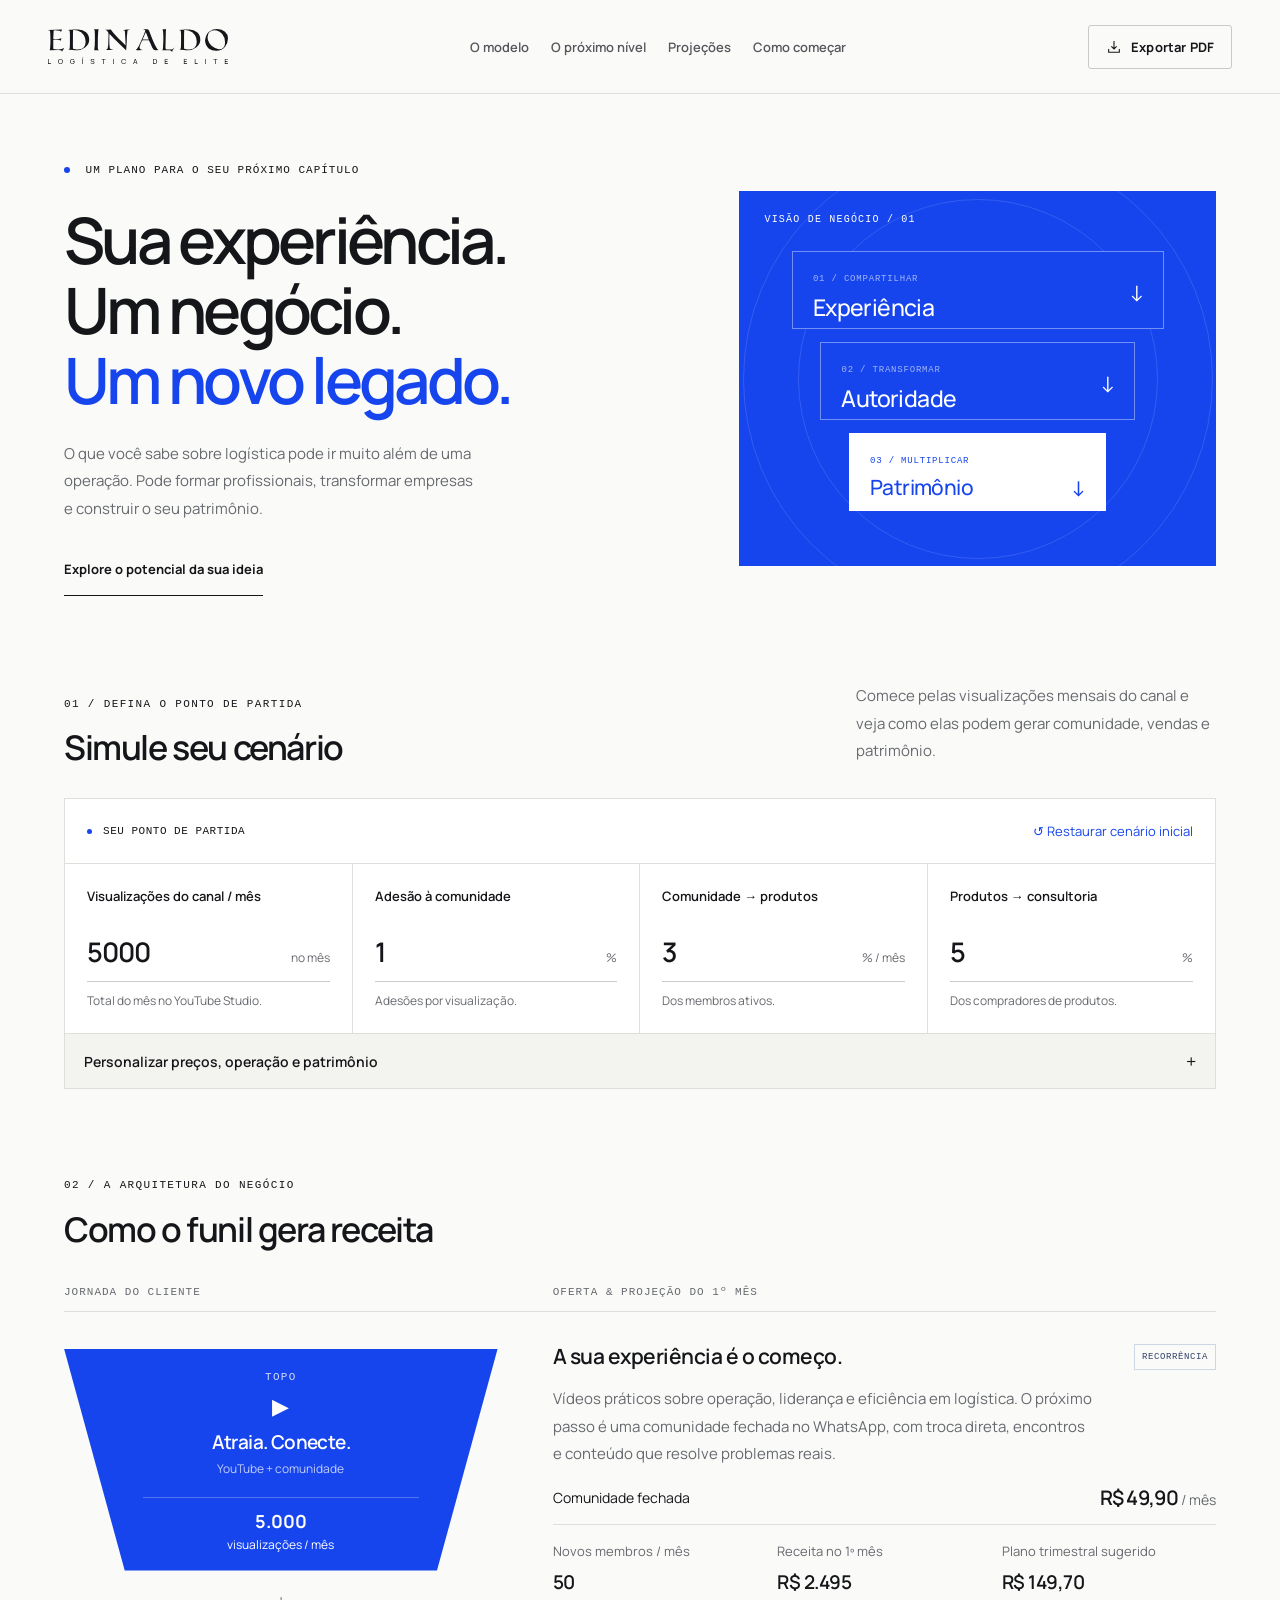
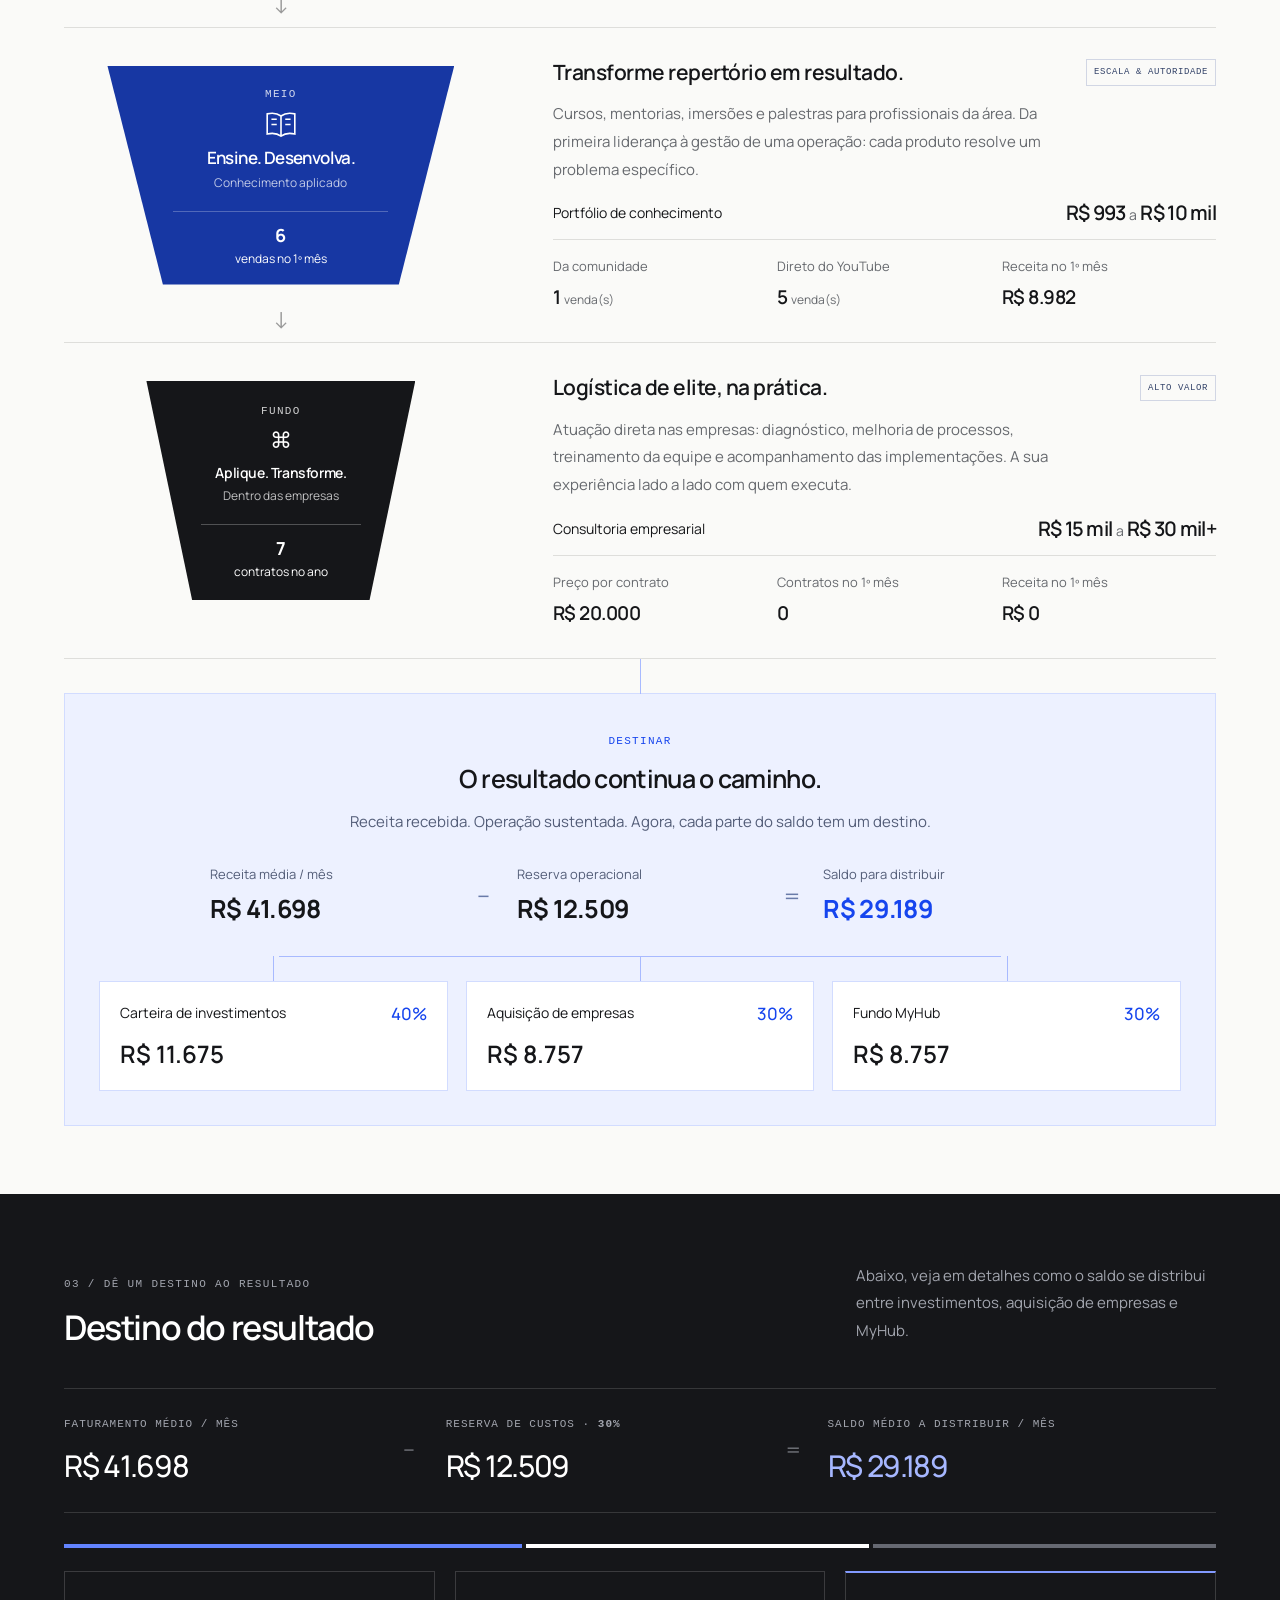
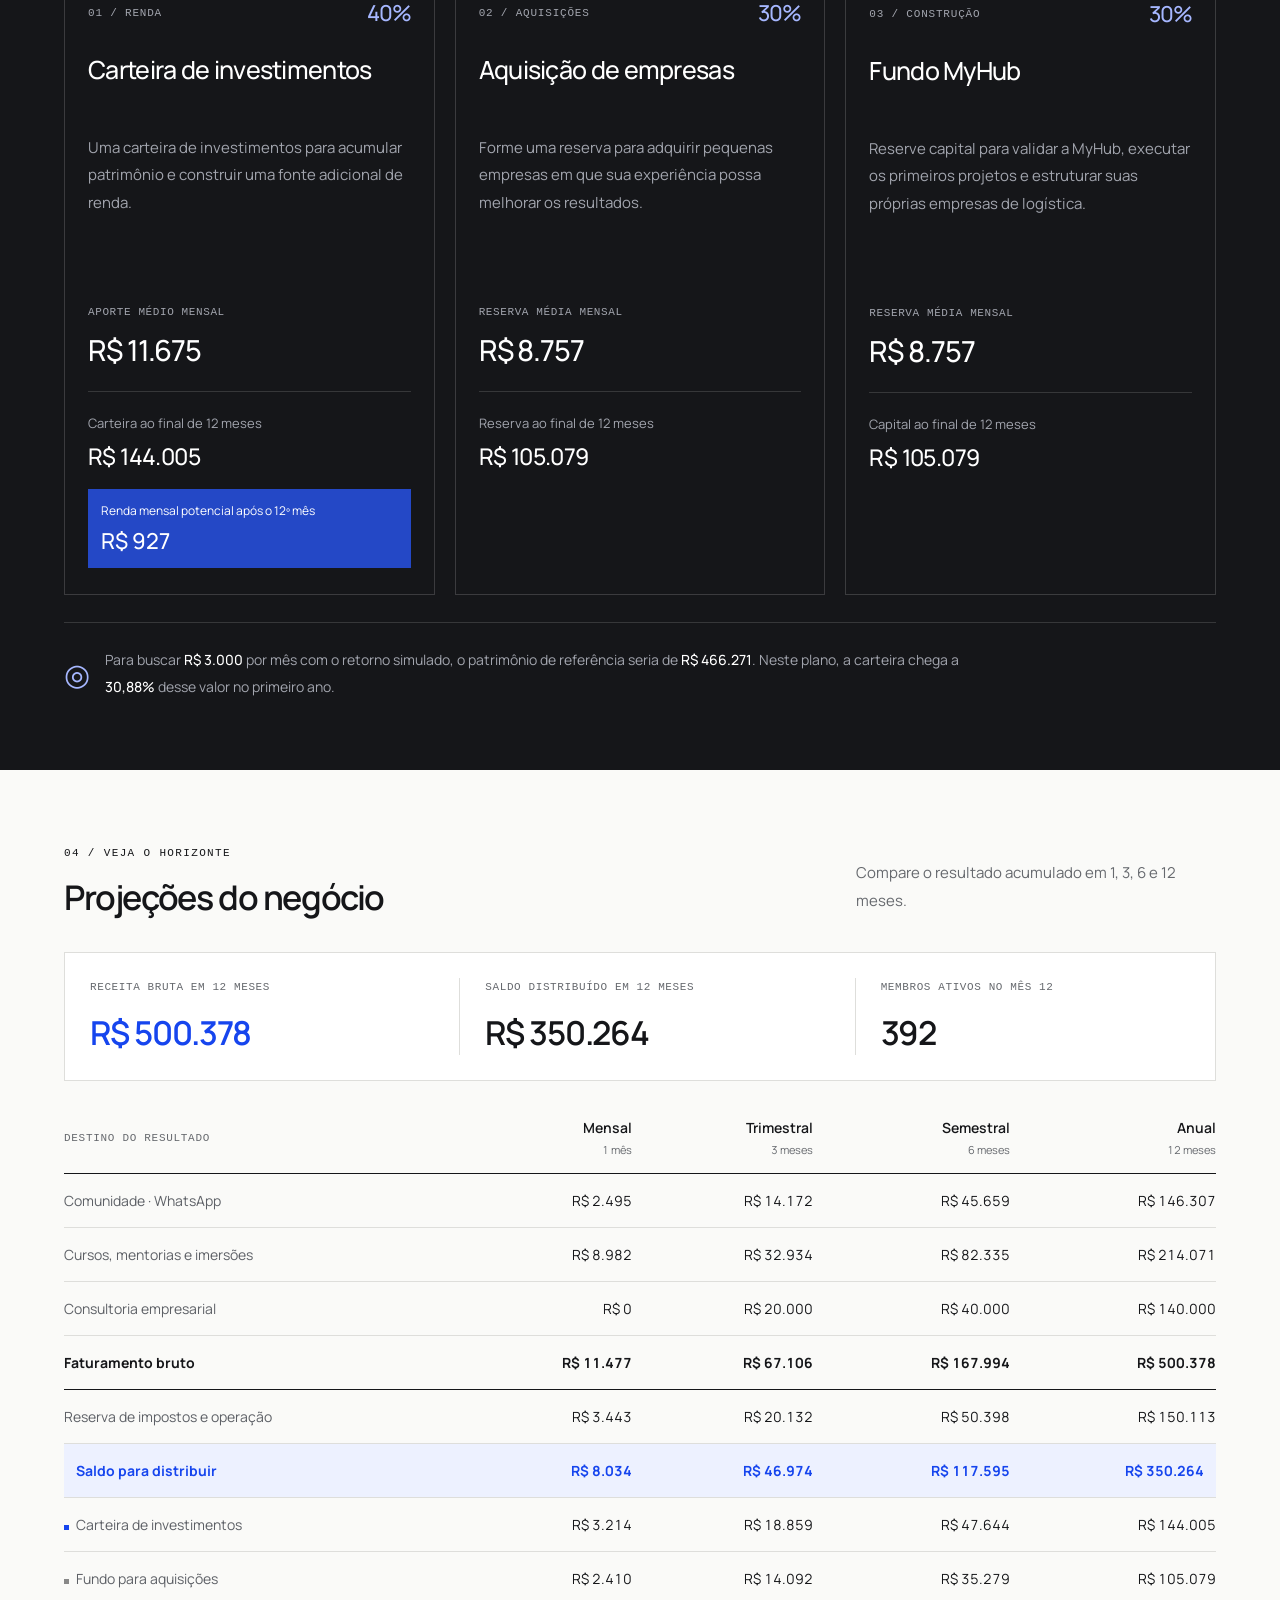
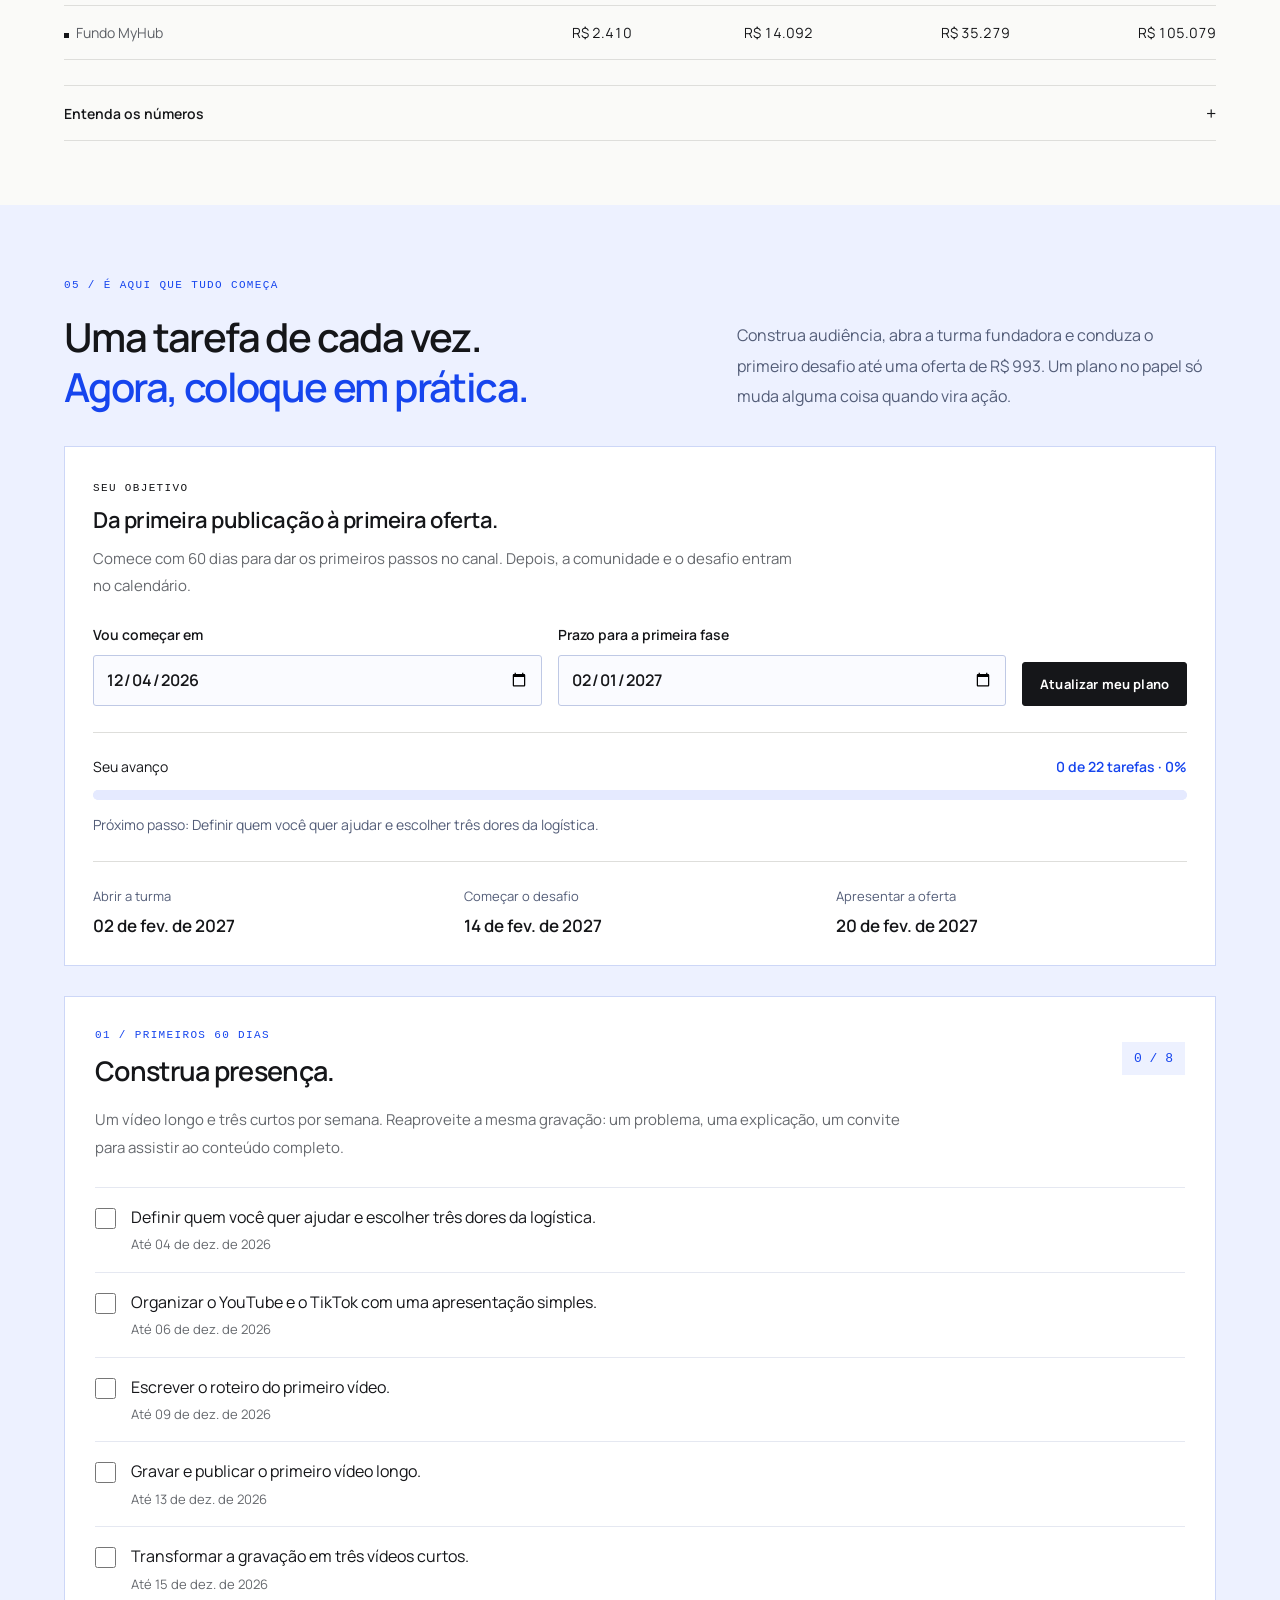
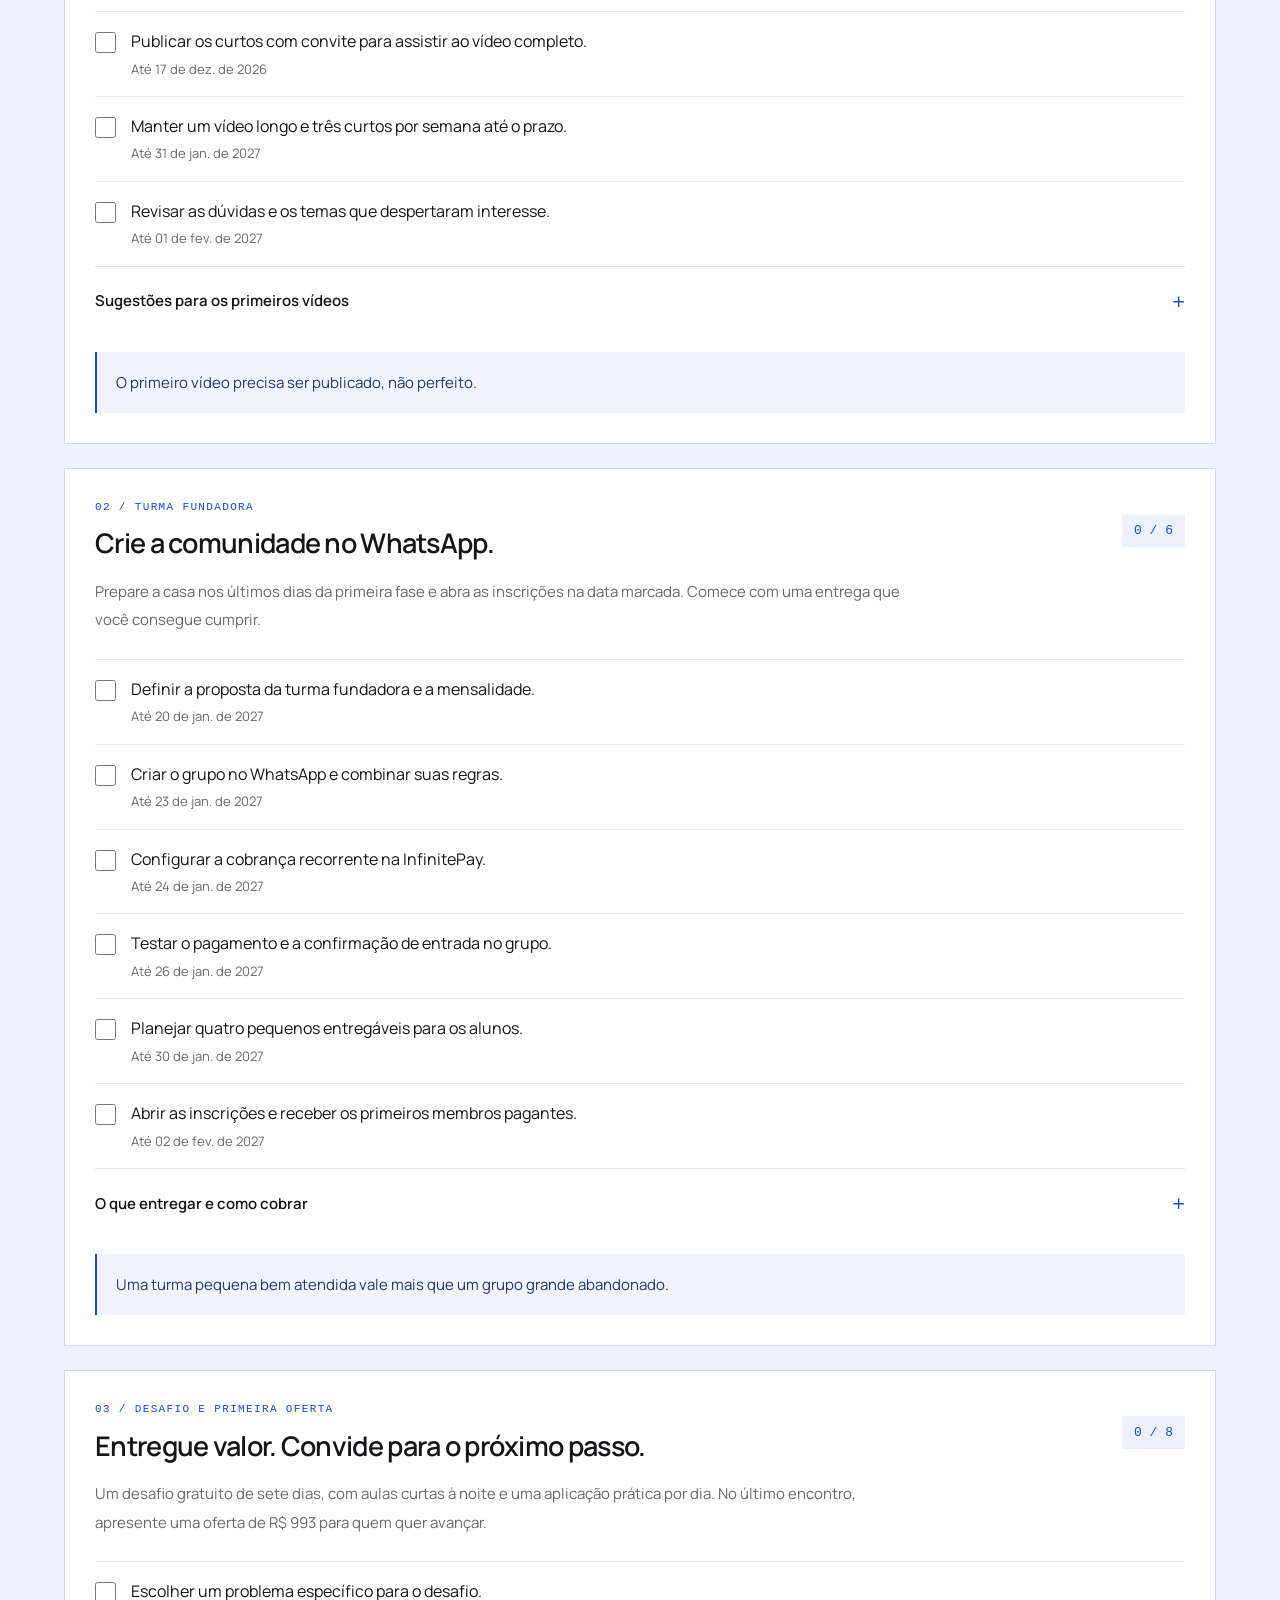
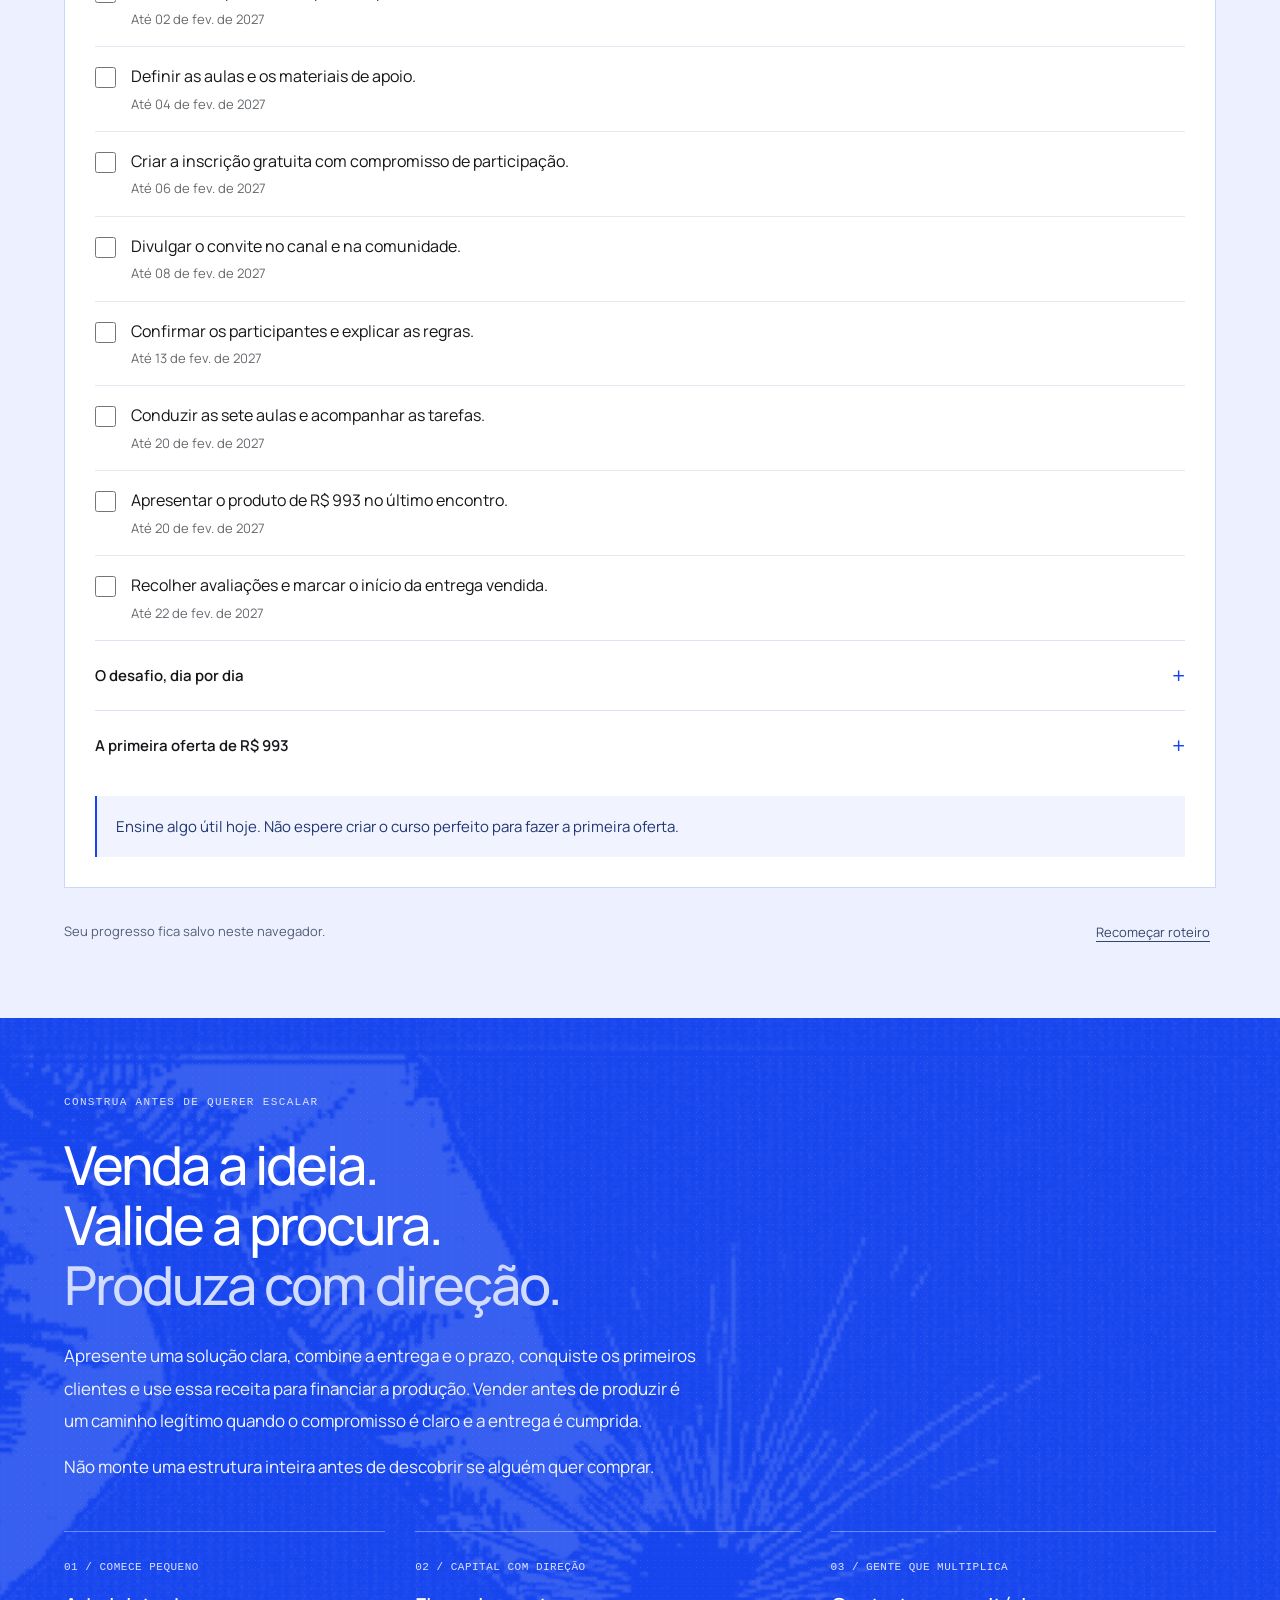
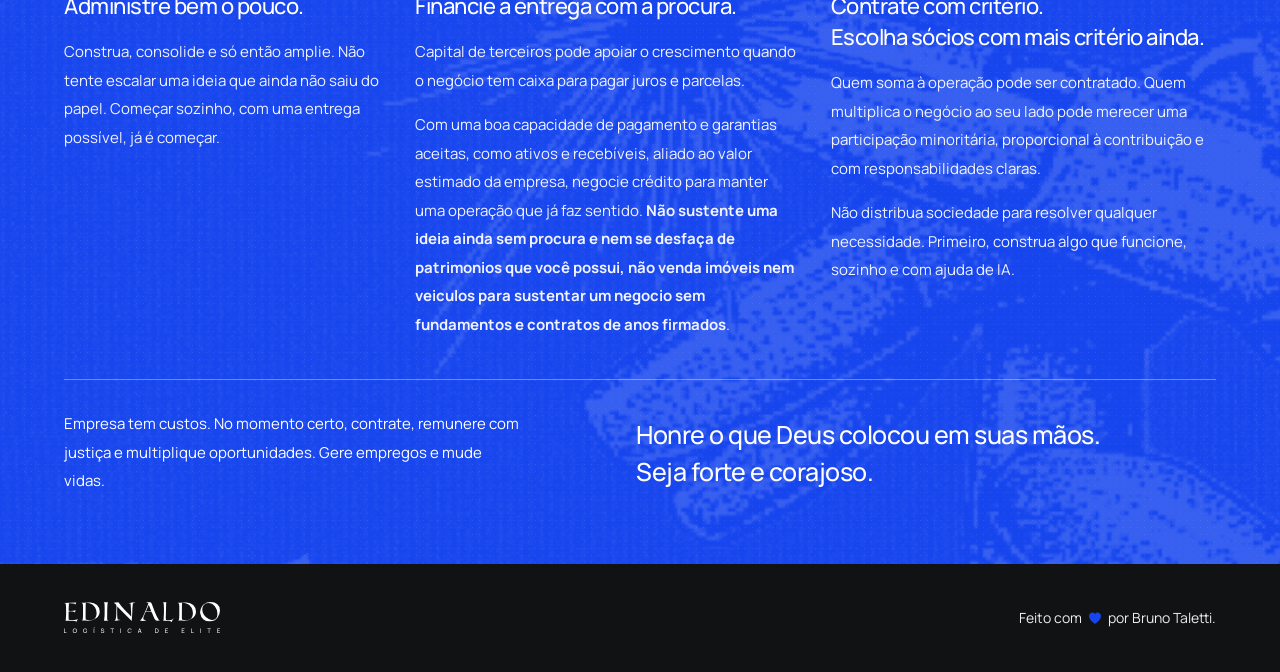
<file: index.html>
<!doctype html>
<html lang="pt-BR">

<head>
  <meta charset="UTF-8">
  <meta name="viewport" content="width=device-width, initial-scale=1, viewport-fit=cover">
  <meta name="theme-color" content="#1645ee">
  <meta name="description"
    content="Um plano para transformar a experiência de Edinaldo em logística em autoridade, receita e patrimônio. Simulador interativo de um negócio de conhecimento.">
  <title>Edinaldo — Patrimônio de Verdade</title>
  <link rel="icon" href="favicon.svg" type="image/svg+xml">
  <link rel="stylesheet" href="styles.css">
  <link rel="stylesheet" href="mobile.css">
  <link rel="stylesheet" href="brand.css">
  <link rel="stylesheet" href="experience.css">
  <script src="model.js" defer></script>
  <script src="app.js" defer></script>
  <script src="mobile.js" defer></script>
  <script src="roadmap.js" defer></script>
</head>

<body>
  <header class="topbar">
    <a class="brand logo-brand" href="#inicio" aria-label="Edinaldo — Logística de Elite, início"><img
        src="brand/edinaldo-preto-transparente.svg" width="180" height="36" alt="Edinaldo — Logística de Elite"></a>
    <nav aria-label="Navegação principal"><a href="#funil">O modelo</a><a href="#patrimonio">O próximo nível</a><a
        href="#projecoes">Projeções</a><a href="#comecar">Como começar</a></nav>
    <button class="button button-outline export-button" type="button"><svg width="16" height="16" viewBox="0 0 24 24"
        fill="none" stroke="currentColor" stroke-width="1.6" aria-hidden="true">
        <path d="M12 3v12m-4-4 4 4 4-4M4 15v5h16v-5" />
      </svg> Exportar PDF</button>
  </header>

  <main id="inicio">
    <section class="hero wrap">
      <div class="hero-copy">
        <p class="eyebrow"><span class="blue-dot"></span> UM PLANO PARA O SEU PRÓXIMO CAPÍTULO</p>
        <h1>Sua experiência.<br>Um negócio.<br><span>Um novo legado.</span></h1>
        <p class="hero-description">O que você sabe sobre logística pode ir muito além de uma operação. Pode formar
          profissionais, transformar empresas e construir o seu patrimônio.</p><a class="text-link"
          href="#simulador">Explore o potencial da sua ideia </a>
      </div>
      <div class="hero-art"
        aria-label="Da experiência à autoridade, da autoridade à receita e da receita ao patrimônio">
        <div class="art-top"><span>VISÃO DE NEGÓCIO / 01</span></div>
        <div class="orbit orbit-one"></div>
        <div class="orbit orbit-two"></div>
        <div class="art-stack stack-one"><span>01 / COMPARTILHAR</span><strong>Experiência</strong><span
            class="stack-arrow">↓</span></div>
        <div class="art-stack stack-two"><span>02 / TRANSFORMAR</span><strong>Autoridade</strong><span
            class="stack-arrow">↓</span></div>
        <div class="art-stack stack-three"><span>03 / MULTIPLICAR</span><strong>Patrimônio <span
              aria-hidden="true">↓</span></strong></div>
      </div>
    </section>

    <section class="simulator wrap" id="simulador" aria-labelledby="simulator-title">
      <div class="section-heading">
        <div>
          <p class="eyebrow">01 / DEFINA O PONTO DE PARTIDA</p>
          <h2 id="simulator-title">Simule seu cenário</h2>
        </div>
        <p>Comece pelas visualizações mensais do canal e veja como elas podem gerar comunidade, vendas e patrimônio.</p>
      </div>
      <form id="simulator-form" novalidate>
        <div class="control-panel">
          <div class="control-intro"><span class="live-label"><span class="blue-dot"></span> SEU PONTO DE PARTIDA</span>
            <p>Ajuste os números.<br>O plano inteiro acompanha.</p><button id="reset-button" class="reset-button"
              type="button">↺ Restaurar cenário inicial</button>
          </div>
          <div class="control-field"><label for="visitors">Visualizações do canal / mês</label>
            <div class="input-shell"><input id="visitors" name="visitors" type="number" value="5000" min="0"
                max="1000000" step="1" inputmode="numeric"><span>no mês</span></div><small>Total do mês no YouTube
              Studio.</small>
          </div>
          <div class="control-field"><label for="communityRate">Adesão à comunidade</label>
            <div class="input-shell"><input id="communityRate" name="communityRate" type="number" value="1" min="0"
                max="10" step="0.1" inputmode="decimal"><span>%</span></div><small>Adesões por visualização.</small>
          </div>
          <div class="control-field"><label for="midRate">Comunidade → produtos</label>
            <div class="input-shell"><input id="midRate" name="midRate" type="number" value="3" min="0" max="20"
                step="0.1" inputmode="decimal"><span>% / mês</span></div><small>Dos membros ativos.</small>
          </div>
          <div class="control-field"><label for="consultRate">Produtos → consultoria</label>
            <div class="input-shell"><input id="consultRate" name="consultRate" type="number" value="5" min="0" max="20"
                step="0.1" inputmode="decimal"><span>%</span></div><small>Dos compradores de produtos.</small>
          </div>
        </div>
        <details class="advanced-controls">
          <summary><span>Personalizar preços, operação e patrimônio</span><span class="details-symbol"
              aria-hidden="true">+</span></summary>
          <div class="advanced-grid">
            <fieldset>
              <legend>Produtos & aquisição</legend>
              <label for="communityPrice">Comunidade · mensalidade (R$)<input id="communityPrice" name="communityPrice"
                  type="number" min="10" max="500" step="0.1" value="49.9"></label>
              <label for="midPrice">Preço médio de cursos e mentorias (R$)<input id="midPrice" name="midPrice"
                  type="number" min="993" max="10000" step="1" value="1497"></label>
              <label for="consultPrice">Contrato de consultoria (R$)<input id="consultPrice" name="consultPrice"
                  type="number" min="15000" max="100000" step="100" value="20000"></label>
              <label for="directRate">Vendas diretas por visualização (%)<input id="directRate" name="directRate"
                  type="number" min="0" max="2" step="0.01" value="0.1"></label>
            </fieldset>
            <fieldset>
              <legend>Operação & capacidade</legend>
              <label for="churn">Cancelamentos da comunidade / mês (%)<input id="churn" name="churn" type="number"
                  min="0" max="100" step="0.1" value="8"></label>
              <label for="costRate">Reserva para impostos e operação (%)<input id="costRate" name="costRate"
                  type="number" min="0" max="100" step="1" value="30"></label>
              <label for="midCapacity">Vagas em produtos / mês<input id="midCapacity" name="midCapacity" type="number"
                  min="0" max="200" step="1" value="20"></label>
              <label for="consultCapacity">Novos contratos de consultoria / mês<input id="consultCapacity"
                  name="consultCapacity" type="number" min="0" max="5" step="1" value="1"></label>
            </fieldset>
            <fieldset>
              <legend>Distribuição & futuro</legend>
              <label for="investmentShare">Carteira de investimentos (%)<input id="investmentShare"
                  name="investmentShare" type="number" min="0" max="100" step="1" value="40"></label>
              <label for="acquisitionShare">Aquisição de empresas (%)<input id="acquisitionShare"
                  name="acquisitionShare" type="number" min="0" max="100" step="1" value="30"></label>
              <div class="calculated-input"><span>MyHub · percentual restante</span><strong
                  data-output="myhubShare">30%</strong></div>
              <label for="annualReturn">Retorno anual hipotético da carteira (%)<input id="annualReturn"
                  name="annualReturn" type="number" min="0" max="15" step="0.1" value="8"></label>
              <label for="incomeGoal">Meta de renda mensal da carteira (R$)<input id="incomeGoal" name="incomeGoal"
                  type="number" min="100" max="100000" step="100" value="3000"></label>
            </fieldset>
          </div>
        </details>
        <p id="input-feedback" class="input-feedback" role="status" aria-live="polite"></p>
      </form>
      <aside class="mobile-simulation-result" aria-label="Prévia do cenário simulado">
        <p class="eyebrow">SEU CENÁRIO, EM TEMPO REAL</p>
        <div class="mobile-result-grid">
          <div><span>Saldo médio para distribuir / mês</span><strong data-output="averageNet">—</strong></div>
          <div><span>Faturamento bruto em 12 meses</span><strong data-output="yearGross">—</strong></div>
        </div>
        <a href="#projecoes">Ver as projeções completas </a>
      </aside>
    </section>

    <section class="funnel-section wrap" id="funil" aria-labelledby="funnel-title">
      <div class="section-heading">
        <div>
          <p class="eyebrow">02 / A ARQUITETURA DO NEGÓCIO</p>
          <h2 id="funnel-title">Como o funil gera receita</h2>
        </div>
      </div>
      <div class="funnel-legend"><span>JORNADA DO CLIENTE</span><span>OFERTA & PROJEÇÃO DO 1º MÊS</span></div>
      <article class="funnel-row">
        <div class="funnel-visual">
          <div class="funnel-shape funnel-top"><span class="stage-tag">TOPO</span><span class="stage-icon"
              aria-hidden="true">▶</span>
            <h3>Atraia. Conecte.</h3>
            <p>YouTube + comunidade</p>
            <div class="shape-bottom"><span data-output="visitors">5.000</span> visualizações / mês</div>
          </div><span class="funnel-connector" aria-hidden="true">↓</span>
        </div>
        <div class="stage-content">
          <div class="stage-title">
            <h3>A sua experiência é o começo.</h3><span class="pill">RECORRÊNCIA</span>
          </div>
          <p>Vídeos práticos sobre operação, liderança e eficiência em logística. O próximo passo é uma comunidade
            fechada no WhatsApp, com troca direta, encontros e conteúdo que resolve problemas reais.</p>
          <div class="offer-line"><span>Comunidade fechada</span><strong><span data-output="communityPrice">R$
                49,90</span><small> / mês</small></strong></div>
          <div class="stage-metrics">
            <div><span>Novos membros / mês</span><strong data-output="newMembers">50</strong></div>
            <div><span>Receita no 1º mês</span><strong data-output="communityRevenue">R$ 2.495</strong></div>
            <div><span>Plano trimestral sugerido</span><strong data-output="quarterPrice">R$ 149,70</strong></div>
          </div>
        </div>
      </article>
      <article class="funnel-row">
        <div class="funnel-visual">
          <div class="funnel-shape funnel-middle"><span class="stage-tag">MEIO</span><svg class="stage-icon stage-book"
              viewBox="0 0 32 32" fill="none" stroke="currentColor" stroke-width="1.5" aria-hidden="true">
              <path
                d="M16 8C12 5 7 5 3 6v19c4-1 9-1 13 2 4-3 9-3 13-2V6c-4-1-9-1-13 2Zm0 0v19M7 11h5m-5 5h5m8-5h5m-5 5h5" />
            </svg>
            <h3>Ensine. Desenvolva.</h3>
            <p>Conhecimento aplicado</p>
            <div class="shape-bottom"><span data-output="midBuyers">5</span> vendas no 1º mês</div>
          </div><span class="funnel-connector" aria-hidden="true">↓</span>
        </div>
        <div class="stage-content">
          <div class="stage-title">
            <h3>Transforme repertório em resultado.</h3><span class="pill">ESCALA & AUTORIDADE</span>
          </div>
          <p>Cursos, mentorias, imersões e palestras para profissionais da área. Da primeira liderança à gestão de uma
            operação: cada produto resolve um problema específico.</p>
          <div class="offer-line"><span>Portfólio de conhecimento</span><strong>R$ 993 <small>a</small> R$ 10
              mil</strong></div>
          <div class="stage-metrics">
            <div><span>Da comunidade</span><strong><span data-output="communityBuyers">1</span>
                <small>venda(s)</small></strong></div>
            <div><span>Direto do YouTube</span><strong><span data-output="directBuyers">4</span>
                <small>venda(s)</small></strong></div>
            <div><span>Receita no 1º mês</span><strong data-output="midRevenue">R$ 7.485</strong></div>
          </div>
        </div>
      </article>
      <article class="funnel-row">
        <div class="funnel-visual">
          <div class="funnel-shape funnel-bottom"><span class="stage-tag">FUNDO</span><span class="stage-icon"
              aria-hidden="true">⌘</span>
            <h3>Aplique. Transforme.</h3>
            <p>Dentro das empresas</p>
            <div class="shape-bottom"><span data-output="consultYearCount">—</span> contratos no ano</div>
          </div>
        </div>
        <div class="stage-content">
          <div class="stage-title">
            <h3>Logística de elite, na prática.</h3><span class="pill">ALTO VALOR</span>
          </div>
          <p>Atuação direta nas empresas: diagnóstico, melhoria de processos, treinamento da equipe e acompanhamento das
            implementações. A sua experiência lado a lado com quem executa.</p>
          <div class="offer-line"><span>Consultoria empresarial</span><strong>R$ 15 mil <small>a</small> R$ 30
              mil+</strong></div>
          <div class="stage-metrics">
            <div><span>Preço por contrato</span><strong data-output="consultPrice">R$ 20.000</strong></div>
            <div><span>Contratos no 1º mês</span><strong data-output="consultCount">0</strong></div>
            <div><span>Receita no 1º mês</span><strong data-output="consultRevenue">R$ 0</strong></div>
          </div>
        </div>
      </article>

      <article class="funnel-distribution" aria-labelledby="distribution-title">
        <div class="distribution-head"><span class="stage-tag">DESTINAR</span>
          <h3 id="distribution-title">O resultado continua o caminho.</h3>
          <p>Receita recebida. Operação sustentada. Agora, cada parte do saldo tem um destino.</p>
        </div>
        <div class="distribution-source">
          <div><span>Receita média / mês</span><strong data-output="averageGross">—</strong></div><span
            aria-hidden="true">−</span>
          <div><span>Reserva operacional</span><strong data-output="averageCosts">—</strong></div><span
            aria-hidden="true">=</span>
          <div><span>Saldo para distribuir</span><strong data-output="averageNet">—</strong></div>
        </div>
        <div class="distribution-branches"><a href="#patrimonio"><span>Carteira de investimentos</span><b
              data-output="investmentShare">40%</b><strong data-output="investmentMonthly">—</strong></a><a
            href="#patrimonio"><span>Aquisição de empresas</span><b data-output="acquisitionShare">30%</b><strong
              data-output="acquisitionMonthly">—</strong></a><a href="#patrimonio"><span>Fundo MyHub</span><b
              data-output="myhubShare">30%</b><strong data-output="myhubMonthly">—</strong></a></div>
      </article>
    </section>

    <section class="wealth-section" id="patrimonio" aria-labelledby="wealth-title">
      <div class="wrap">
        <div class="section-heading">
          <div>
            <p class="eyebrow">03 / DÊ UM DESTINO AO RESULTADO</p>
            <h2 id="wealth-title">Destino do resultado</h2>
          </div>
          <p>Abaixo, veja em detalhes como o saldo se distribui entre investimentos, aquisição de empresas e MyHub.</p>
        </div>
        <div class="cash-flow">
          <div><span>FATURAMENTO MÉDIO / MÊS</span><strong data-output="averageGross">—</strong></div><span
            class="cash-operator" aria-hidden="true">−</span>
          <div><span>RESERVA DE CUSTOS · <b data-output="costRate">30%</b></span><strong
              data-output="averageCosts">—</strong></div><span class="cash-operator" aria-hidden="true">=</span>
          <div class="available-cash"><span>SALDO MÉDIO A DISTRIBUIR / MÊS</span><strong
              data-output="averageNet">—</strong></div>
        </div>

        <div class="allocation-bar" aria-hidden="true"><span id="bar-investment"></span><span
            id="bar-acquisition"></span><span id="bar-myhub"></span></div>
        <div class="wealth-grid">
          <article class="wealth-card">
            <div class="wealth-card-top"><span>01 / RENDA</span><strong data-output="investmentShare">40%</strong></div>
            <h3>Carteira de investimentos</h3>
            <p>Uma carteira de investimentos para acumular patrimônio e construir uma fonte adicional de renda.</p>
            <div class="wealth-amount"><span>APORTE MÉDIO MENSAL</span><strong
                data-output="investmentMonthly">—</strong></div>
            <div class="wealth-card-bottom"><span>Carteira ao final de 12 meses</span><strong
                data-output="portfolioYear">—</strong>
              <div class="income-result"><span>Renda mensal potencial após o 12º mês</span><strong
                  data-output="portfolioIncome">—</strong></div>
            </div>
          </article>
          <article class="wealth-card">
            <div class="wealth-card-top"><span>02 / AQUISIÇÕES</span><strong data-output="acquisitionShare">30%</strong>
            </div>
            <h3>Aquisição de empresas</h3>
            <p>Forme uma reserva para adquirir pequenas empresas em que sua experiência possa melhorar os resultados.
            </p>
            <div class="wealth-amount"><span>RESERVA MÉDIA MENSAL</span><strong
                data-output="acquisitionMonthly">—</strong></div>
            <div class="wealth-card-bottom"><span>Reserva ao final de 12 meses</span><strong
                data-output="acquisitionYear">—</strong></div>
          </article>
          <article class="wealth-card myhub-card">
            <div class="wealth-card-top"><span>03 / CONSTRUÇÃO</span><strong data-output="myhubShare">30%</strong></div>
            <h3>Fundo MyHub</h3>
            <p>Reserve capital para validar a MyHub, executar os primeiros projetos e estruturar suas próprias empresas
              de logística.</p>
            <div class="wealth-amount"><span>RESERVA MÉDIA MENSAL</span><strong data-output="myhubMonthly">—</strong>
            </div>
            <div class="wealth-card-bottom"><span>Capital ao final de 12 meses</span><strong
                data-output="myhubYear">—</strong></div>
          </article>
        </div>
        <div class="income-goal"><span class="goal-icon" aria-hidden="true">◎</span>
          <p>Para buscar <b data-output="incomeGoal">R$ 3.000</b> por mês com o retorno simulado, o patrimônio de
            referência seria de <b data-output="requiredCapital">—</b>. Neste plano, a carteira chega a <b
              data-output="goalProgress">—</b> desse valor no primeiro ano.</p>
        </div>
      </div>
    </section>

    <section class="forecast-section wrap" id="projecoes" aria-labelledby="forecast-title">
      <div class="section-heading">
        <div>
          <p class="eyebrow">04 / VEJA O HORIZONTE</p>
          <h2 id="forecast-title">Projeções do negócio</h2>
        </div>
        <p>Compare o resultado acumulado em 1, 3, 6 e 12 meses.</p>
      </div>
      <div class="forecast-summary">
        <div><span>RECEITA BRUTA EM 12 MESES</span><strong data-output="yearGross">—</strong></div>
        <div><span>SALDO DISTRIBUÍDO EM 12 MESES</span><strong data-output="yearNet">—</strong></div>
        <div><span>MEMBROS ATIVOS NO MÊS 12</span><strong data-output="yearMembers">—</strong></div>
      </div>
      <div class="mobile-period-picker" role="group" aria-label="Escolha o período das projeções"><button type="button"
          data-months="1" aria-pressed="false">1 mês</button><button type="button" data-months="3"
          aria-pressed="false">3 meses</button><button type="button" data-months="6" aria-pressed="false">6
          meses</button><button type="button" data-months="12" aria-pressed="true">12 meses</button></div>
      <p class="mobile-period-caption" id="mobile-period-caption" role="status" aria-live="polite">Valores acumulados em
        12 meses.</p>
      <div class="table-container" role="region" aria-label="Projeções acumuladas do funil" tabindex="0">
        <table>
          <caption class="sr-only">Projeções financeiras acumuladas em um, três, seis e doze meses</caption>
          <thead>
            <tr>
              <th scope="col">DESTINO DO RESULTADO</th>
              <th scope="col">Mensal<small>1 mês</small></th>
              <th scope="col">Trimestral<small>3 meses</small></th>
              <th scope="col">Semestral<small>6 meses</small></th>
              <th scope="col">Anual<small>12 meses</small></th>
            </tr>
          </thead>
          <tbody id="forecast-body"></tbody>
        </table>
      </div>

      <details class="methodology">
        <summary><span>Entenda os números</span><span class="details-symbol" aria-hidden="true">+</span></summary>
        <div class="methodology-content">
          <p><b>Visualizações e adesões.</b> O volume mensal de visualizações se repete ao longo da projeção. Novas
            adesões = visualizações × taxa de adesão, arredondadas para baixo. Visualizações não representam pessoas
            únicas; ajuste a taxa aos resultados observados no canal.</p>
          <p><b>Comunidade e produtos.</b> Os cancelamentos incidem sobre os membros do mês anterior. Vendas da
            comunidade usam a base ativa; vendas diretas usam o total de visualizações × sua taxa própria. As duas
            origens respeitam o total de vagas, com prioridade para a comunidade. Não se trata de uma contagem de
            compradores únicos entre canais.</p>
          <p><b>Consultoria.</b> Cada comprador alimenta a demanda pela taxa configurada. Ela acumula até completar um
            contrato inteiro, respeitando a capacidade mensal. A receita entra no mês da contratação, sem parcelamento
            ou prazo de negociação.</p>
          <p><b>Caixa e patrimônio.</b> Médias dos 12 meses simulados. A reserva cobre estimativas de impostos,
            ferramentas, produção, entrega e remuneração. Ajuste-a à operação real; o saldo não é lucro contábil. O
            modelo começa sem clientes ou capital. Sem anúncios, o custo de mídia é zero; produção e entrega entram na
            reserva operacional.</p>
          <p><b>Carteira e reservas.</b> Retorno mensal = (1 + taxa anual)<sup>1/12</sup> − 1. Aportes entram ao final
            do mês. A renda potencial usa o saldo após 12 meses × retorno mensal. Retorno hipotético de <b
              data-output="annualReturn">8%</b> a.a., com rendimentos reinvestidos. Antes de impostos e inflação; sem
            garantia de retorno. Acúmulo de aportes. Sem retorno financeiro presumido. Acúmulo de aportes. Sem custos de
            abertura presumidos.</p>
          <p><b>Como ler a tabela.</b> A linha da carteira inclui rendimentos reinvestidos; as outras reservas somam
            apenas aportes. Os períodos são acumulados, e não a receita de um mês isolado. Valores arredondados apenas
            na exibição. O plano trimestral é uma alternativa comercial; a conta usa mensalidades. Os limites dos campos
            são limites de edição, não taxas comprovadas.</p>
          <p>Potencial por membro: <b data-output="annualMember">R$ 598,80</b> em 12 meses sem cancelamento. Com a
            retenção simulada, o valor esperado em 12 meses é <b data-output="memberLtv">—</b>. A recorrência ajuda a
            financiar os próximos produtos.</p>
          <p>Preço médio simulado: <b data-output="midPrice">R$ 1.497</b>. Até <b data-output="midCapacity">20</b> vagas
            por mês. Produtos diferentes permitem novas compras da base ao longo do ano.</p>
          <p>A demanda se acumula até formar contratos inteiros. Limite de <b data-output="consultCapacity">1</b>
            novo(s) contrato(s) por mês; dimensione esse limite ao tempo de cada projeto e à equipe disponível.</p>
        </div>
      </details>
    </section>

    <section class="next-section" id="comecar" aria-labelledby="next-title">
      <div class="wrap">
        <p class="eyebrow">05 / É AQUI QUE TUDO COMEÇA</p>
        <div class="roadmap-heading">
          <h2 id="next-title">Uma tarefa de cada vez.<br><span>Agora, coloque em prática.</span></h2>
          <p>Construa audiência, abra a turma fundadora e conduza o primeiro desafio até uma oferta de R$ 993. Um plano
            no papel só muda alguma coisa quando vira ação.</p>
        </div>
        <div class="roadmap-console">
          <div class="roadmap-goal"><span class="eyebrow">SEU OBJETIVO</span>
            <h3>Da primeira publicação à primeira oferta.</h3>
            <p>Comece com 60 dias para dar os primeiros passos no canal. Depois, a comunidade e o desafio entram no
              calendário.</p>
          </div>
          <form id="roadmap-dates" class="roadmap-dates"><label for="roadmap-start">Vou começar em<input type="date"
                id="roadmap-start" name="start" required aria-describedby="roadmap-date-feedback"></label><label
              for="roadmap-finish">Prazo para a primeira fase<input type="date" id="roadmap-finish" name="finish"
                required aria-describedby="roadmap-date-feedback"></label><button class="button roadmap-date-button"
              type="submit">Atualizar meu plano</button>
            <p id="roadmap-date-feedback" role="status" aria-live="polite"></p>
          </form>
          <p class="roadmap-print-dates">Início: <span data-roadmap-date="start">—</span> · Primeira fase até <span
              data-roadmap-date="finish">—</span></p>
          <div class="roadmap-progress">
            <div><label for="roadmap-progress">Seu avanço</label><strong id="roadmap-progress-label" role="status"
                aria-live="polite">0 de 22 tarefas · 0%</strong></div><progress id="roadmap-progress" max="22"
              value="0">0 de 22 tarefas</progress>
            <p id="roadmap-next-action">Marque cada tarefa depois de concluí-la.</p>
          </div>
          <div class="roadmap-milestones">
            <div><span>Abrir a turma</span><strong data-roadmap-date="opening">—</strong></div>
            <div><span>Começar o desafio</span><strong data-roadmap-date="challengeStart">—</strong></div>
            <div><span>Apresentar a oferta</span><strong data-roadmap-date="challengeEnd">—</strong></div>
          </div>
        </div>
        <noscript>
          <p>Ative o JavaScript para definir datas e salvar o progresso. Você pode usar as tarefas abaixo como roteiro.
          </p>
        </noscript>
        <div class="roadmap-phases">
          <article class="roadmap-phase" data-phase="presenca" aria-labelledby="phase-presenca">
            <header>
              <div>
                <p class="eyebrow">01 / PRIMEIROS 60 DIAS</p>
                <h3 id="phase-presenca">Construa presença.</h3>
              </div><span class="phase-progress" data-phase-progress="presenca">0 / 8</span>
            </header>
            <p class="phase-description">Um vídeo longo e três curtos por semana. Reaproveite a mesma gravação: um
              problema, uma explicação, um convite para assistir ao conteúdo completo.</p>
            <ul class="roadmap-tasks">
              <li><label class="roadmap-task"><input type="checkbox" data-task="publico"><span>Definir quem você quer
                    ajudar e escolher três dores da logística.<time data-task-date="publico">Prazo a
                      definir</time></span><span class="task-state" aria-hidden="true"></span></label></li>
              <li><label class="roadmap-task"><input type="checkbox" data-task="perfis"><span>Organizar o YouTube e o
                    TikTok com uma apresentação simples.<time data-task-date="perfis">Prazo a definir</time></span><span
                    class="task-state" aria-hidden="true"></span></label></li>
              <li><label class="roadmap-task"><input type="checkbox" data-task="roteiro"><span>Escrever o roteiro do
                    primeiro vídeo.<time data-task-date="roteiro">Prazo a definir</time></span><span class="task-state"
                    aria-hidden="true"></span></label></li>
              <li><label class="roadmap-task"><input type="checkbox" data-task="video"><span>Gravar e publicar o
                    primeiro vídeo longo.<time data-task-date="video">Prazo a definir</time></span><span
                    class="task-state" aria-hidden="true"></span></label></li>
              <li><label class="roadmap-task"><input type="checkbox" data-task="cortes"><span>Transformar a gravação em
                    três vídeos curtos.<time data-task-date="cortes">Prazo a definir</time></span><span
                    class="task-state" aria-hidden="true"></span></label></li>
              <li><label class="roadmap-task"><input type="checkbox" data-task="publicar-curtos"><span>Publicar os
                    curtos com convite para assistir ao vídeo completo.<time data-task-date="publicar-curtos">Prazo a
                      definir</time></span><span class="task-state" aria-hidden="true"></span></label></li>
              <li><label class="roadmap-task"><input type="checkbox" data-task="rotina"><span>Manter um vídeo longo e
                    três curtos por semana até o prazo.<time data-task-date="rotina">Prazo a definir</time></span><span
                    class="task-state" aria-hidden="true"></span></label></li>
              <li><label class="roadmap-task"><input type="checkbox" data-task="revisao"><span>Revisar as dúvidas e os
                    temas que despertaram interesse.<time data-task-date="revisao">Prazo a definir</time></span><span
                    class="task-state" aria-hidden="true"></span></label></li>
            </ul>
            <details class="roadmap-details">
              <summary>Sugestões para os primeiros vídeos <span aria-hidden="true">+</span></summary>
              <div>
                <ul>
                  <li>Três erros que atrasam a expedição.</li>
                  <li>Como organizar a passagem de turno.</li>
                  <li>Quais indicadores um líder de logística deve acompanhar.</li>
                  <li>Como identificar um gargalo na operação.</li>
                  <li>Seu primeiro plano de melhoria em uma página.</li>
                </ul>
                <p><b>Convite para os vídeos curtos:</b> “No vídeo completo, mostro como aplicar isso na operação.
                  Assista no canal.”</p>
              </div>
            </details>
            <p class="roadmap-nudge">O primeiro vídeo precisa ser publicado, não perfeito.</p>
          </article>
          <article class="roadmap-phase" data-phase="comunidade" aria-labelledby="phase-comunidade">
            <header>
              <div>
                <p class="eyebrow">02 / TURMA FUNDADORA</p>
                <h3 id="phase-comunidade">Crie a comunidade no WhatsApp.</h3>
              </div><span class="phase-progress" data-phase-progress="comunidade">0 / 6</span>
            </header>
            <p class="phase-description">Prepare a casa nos últimos dias da primeira fase e abra as inscrições na data
              marcada. Comece com uma entrega que você consegue cumprir.</p>
            <ul class="roadmap-tasks">
              <li><label class="roadmap-task"><input type="checkbox" data-task="proposta"><span>Definir a proposta da
                    turma fundadora e a mensalidade.<time data-task-date="proposta">Prazo a definir</time></span><span
                    class="task-state" aria-hidden="true"></span></label></li>
              <li><label class="roadmap-task"><input type="checkbox" data-task="grupo"><span>Criar o grupo no WhatsApp e
                    combinar suas regras.<time data-task-date="grupo">Prazo a definir</time></span><span
                    class="task-state" aria-hidden="true"></span></label></li>
              <li><label class="roadmap-task"><input type="checkbox" data-task="cobranca"><span>Configurar a cobrança
                    recorrente na InfinitePay.<time data-task-date="cobranca">Prazo a definir</time></span><span
                    class="task-state" aria-hidden="true"></span></label></li>
              <li><label class="roadmap-task"><input type="checkbox" data-task="teste-pagamento"><span>Testar o
                    pagamento e a confirmação de entrada no grupo.<time data-task-date="teste-pagamento">Prazo a
                      definir</time></span><span class="task-state" aria-hidden="true"></span></label></li>
              <li><label class="roadmap-task"><input type="checkbox" data-task="entregaveis"><span>Planejar quatro
                    pequenos entregáveis para os alunos.<time data-task-date="entregaveis">Prazo a
                      definir</time></span><span class="task-state" aria-hidden="true"></span></label></li>
              <li><label class="roadmap-task"><input type="checkbox" data-task="abrir-turma"><span>Abrir as inscrições e
                    receber os primeiros membros pagantes.<time data-task-date="abrir-turma">Prazo a
                      definir</time></span><span class="task-state" aria-hidden="true"></span></label></li>
            </ul>
            <details class="roadmap-details">
              <summary>O que entregar e como cobrar <span aria-hidden="true">+</span></summary>
              <div>
                <p>Seu público trabalha durante a semana. Reserve um encontro aos sábados, disponibilize a gravação e
                  compartilhe uma dica prática durante a semana.</p>
                <ul>
                  <li>Semana 1: aula de diagnóstico + checklist da operação.</li>
                  <li>Semana 2: aula de indicadores + planilha simples.</li>
                  <li>Semana 3: aula de processos + roteiro de melhoria.</li>
                  <li>Semana 4: encontro para dúvidas + revisão dos planos.</li>
                </ul>
                <p>Na InfinitePay, crie a cobrança mensal, teste o link e acompanhe os pagamentos antes de liberar o
                  acesso. Confira a modalidade disponível: lembrete de cobrança e débito automático são coisas
                  diferentes.</p><a
                  href="https://ajuda.infinitepay.io/pt-BR/articles/11950179-como-criar-cobrancas-recorrentes"
                  target="_blank" rel="noopener noreferrer">Ver como configurar a cobrança na InfinitePay</a>
              </div>
            </details>
            <p class="roadmap-nudge">Uma turma pequena bem atendida vale mais que um grupo grande abandonado.</p>
          </article>
          <article class="roadmap-phase" data-phase="desafio" aria-labelledby="phase-desafio">
            <header>
              <div>
                <p class="eyebrow">03 / DESAFIO E PRIMEIRA OFERTA</p>
                <h3 id="phase-desafio">Entregue valor. Convide para o próximo passo.</h3>
              </div><span class="phase-progress" data-phase-progress="desafio">0 / 8</span>
            </header>
            <p class="phase-description">Um desafio gratuito de sete dias, com aulas curtas à noite e uma aplicação
              prática por dia. No último encontro, apresente uma oferta de R$ 993 para quem quer avançar.</p>
            <ul class="roadmap-tasks">
              <li><label class="roadmap-task"><input type="checkbox" data-task="problema"><span>Escolher um problema
                    específico para o desafio.<time data-task-date="problema">Prazo a definir</time></span><span
                    class="task-state" aria-hidden="true"></span></label></li>
              <li><label class="roadmap-task"><input type="checkbox" data-task="programa"><span>Definir as aulas e os
                    materiais de apoio.<time data-task-date="programa">Prazo a definir</time></span><span
                    class="task-state" aria-hidden="true"></span></label></li>
              <li><label class="roadmap-task"><input type="checkbox" data-task="inscricao"><span>Criar a inscrição
                    gratuita com compromisso de participação.<time data-task-date="inscricao">Prazo a
                      definir</time></span><span class="task-state" aria-hidden="true"></span></label></li>
              <li><label class="roadmap-task"><input type="checkbox" data-task="convite"><span>Divulgar o convite no
                    canal e na comunidade.<time data-task-date="convite">Prazo a definir</time></span><span
                    class="task-state" aria-hidden="true"></span></label></li>
              <li><label class="roadmap-task"><input type="checkbox" data-task="confirmar"><span>Confirmar os
                    participantes e explicar as regras.<time data-task-date="confirmar">Prazo a
                      definir</time></span><span class="task-state" aria-hidden="true"></span></label></li>
              <li><label class="roadmap-task"><input type="checkbox" data-task="conduzir"><span>Conduzir as sete aulas e
                    acompanhar as tarefas.<time data-task-date="conduzir">Prazo a definir</time></span><span
                    class="task-state" aria-hidden="true"></span></label></li>
              <li><label class="roadmap-task"><input type="checkbox" data-task="ofertar"><span>Apresentar o produto de
                    R$ 993 no último encontro.<time data-task-date="ofertar">Prazo a definir</time></span><span
                    class="task-state" aria-hidden="true"></span></label></li>
              <li><label class="roadmap-task"><input type="checkbox" data-task="avaliar"><span>Recolher avaliações e
                    marcar o início da entrega vendida.<time data-task-date="avaliar">Prazo a definir</time></span><span
                    class="task-state" aria-hidden="true"></span></label></li>
            </ul>
            <details class="roadmap-details">
              <summary>O desafio, dia por dia <span aria-hidden="true">+</span></summary>
              <div>
                <p>A ideia dos pequenos desafios vem de um aprendizado que Bruno teve pessoalmente com Richmond Dihn:
                  ajudar a pessoa a aplicar, perceber valor e então conhecer um próximo passo.</p>
                <p><b>Combine antes de começar:</b> para continuar no acompanhamento ativo, cada participante entrega a
                  tarefa até o próximo encontro. Quem não entregar deixa o acompanhamento do desafio; a regra precisa
                  estar clara na inscrição.</p>
                <ol class="challenge-days">
                  <li><b>Escolher um gargalo.</b> Registrar a situação inicial.</li>
                  <li><b>Mapear o processo.</b> Desenhar como o trabalho acontece.</li>
                  <li><b>Levantar dados.</b> Identificar atrasos e desperdícios.</li>
                  <li><b>Escolher uma melhoria.</b> Definir uma ação pequena e viável.</li>
                  <li><b>Testar na prática.</b> Aplicar ou preparar um teste autorizado.</li>
                  <li><b>Comparar e aprender.</b> Organizar observações e resultados.</li>
                  <li><b>Apresentar o plano.</b> Compartilhar o aprendizado e conhecer a oferta.</li>
                </ol>
                <p>Use dados e imagens autorizados ou exemplos fictícios. Não peça fotos de áreas restritas, documentos
                  ou informações confidenciais da empresa.</p>
                <p>As aulas cabem em 30–45 minutos, à noite. O encerramento acontece no fim de semana; o calendário
                  ajusta o início para manter sete dias consecutivos.</p>
              </div>
            </details>
            <details class="roadmap-details">
              <summary>A primeira oferta de R$ 993 <span aria-hidden="true">+</span></summary>
              <div class="first-offer"><span class="eyebrow">PRÓXIMO PASSO DEPOIS DO DESAFIO</span>
                <h4>Logística na Prática: da análise ao plano de melhoria</h4>
                <p>Quatro encontros semanais, modelos de trabalho e orientação sobre um projeto aplicado à rotina do
                  participante.</p><strong>R$ 993</strong>
                <p>Apresente o programa, os limites do acompanhamento, a data de início e o que será entregue antes de
                  receber o pagamento. O desafio já deve ter valor por si só; continuar é uma escolha.</p>
                <p><b>Outros caminhos:</b> liderança operacional ou indicadores de logística, conforme as dúvidas que
                  aparecerem no grupo.</p>
              </div>
            </details>
            <p class="roadmap-nudge">Ensine algo útil hoje. Não espere criar o curso perfeito para fazer a primeira
              oferta.</p>
          </article>
        </div>
        <div class="roadmap-reset">
          <p id="roadmap-storage-note">Seu progresso fica salvo neste navegador.</p><button id="roadmap-reset"
            type="button">Recomeçar roteiro</button>
          <div id="roadmap-reset-confirm" hidden>
            <p>Apagar as marcações e voltar ao plano de 60 dias?</p><button id="roadmap-reset-yes" class="button"
              type="button">Sim, recomeçar</button><button id="roadmap-reset-no" class="button" type="button">Manter meu
              progresso</button>
          </div>
        </div>
      </div>
    </section>
    <section class="inspiration-section" aria-labelledby="inspiration-title">
      <img class="inspiration-art" src="./brand/god.jpg" alt="" aria-hidden="true" draggable="false">
      <div class="wrap inspiration-inner">
        <div class="inspiration-copy">
          <p class="eyebrow">CONSTRUA ANTES DE QUERER ESCALAR</p>
          <h2 id="inspiration-title">Venda a ideia.<br>Valide a procura.<br><span>Produza com direção.</span></h2>
          <p class="inspiration-lead">Apresente uma solução clara, combine a entrega e o prazo, conquiste os primeiros
            clientes e use essa receita para financiar a produção. Vender antes de produzir é um caminho legítimo quando
            o compromisso é claro e a entrega é cumprida.</p>
          <p class="inspiration-lead">Não monte uma estrutura inteira antes de descobrir se alguém quer comprar.</p>
        </div>
        <div class="inspiration-principles">
          <article><span>01 / COMECE PEQUENO</span>
            <h3>Administre bem o pouco.</h3>
            <p>Construa, consolide e só então amplie. Não tente escalar uma ideia que ainda não saiu do papel. Começar
              sozinho, com uma entrega possível, já é começar.</p>
          </article>
          <article><span>02 / CAPITAL COM DIREÇÃO</span>
            <h3>Financie a entrega com a procura.</h3>
            <p>Capital de terceiros pode apoiar o crescimento quando o negócio tem caixa para pagar juros e parcelas.</p>
            <p>Com uma boa capacidade de pagamento e garantias aceitas, como ativos e recebíveis, aliado ao valor estimado da empresa, negocie crédito para manter uma operação que já faz sentido. <strong>Não sustente uma ideia ainda sem procura e nem se desfaça de patrimonios que você possui, não venda imóveis nem veiculos para sustentar um negocio sem fundamentos e contratos de anos firmados</strong>.</p>
          </article>
          <article><span>03 / GENTE QUE MULTIPLICA</span>
            <h3>Contrate com critério.<br>Escolha sócios com mais critério ainda.</h3>
            <p>Quem soma à operação pode ser contratado. Quem multiplica o negócio ao seu lado pode merecer uma
              participação minoritária, proporcional à contribuição e com responsabilidades claras.</p>
            <p>Não distribua sociedade para resolver qualquer necessidade. Primeiro, construa algo que funcione, sozinho e com ajuda de IA.</p>
          </article>
        </div>
        <div class="inspiration-closing">
          <p>Empresa tem custos. No momento certo, contrate, remunere com justiça e multiplique oportunidades. Gere
            empregos e mude vidas.</p><strong>Honre o que Deus colocou em suas mãos.<br>Seja forte e corajoso.</strong>
        </div>
      </div>
    </section>
  </main>
  <footer class="footer">
    <div class="wrap footer-inner"><a class="footer-brand logo-brand" href="#inicio"
        aria-label="Edinaldo — Logística de Elite, início"><img src="brand/edinaldo-branco-transparente.svg" width="156"
          height="31" alt="Edinaldo — Logística de Elite"></a>
      <p class="footer-credit">Feito com <svg class="footer-heart" viewBox="0 0 24 24" width="16" height="16" role="img"
          aria-label="amor">
          <path fill="#1645ee" d="M12 21s-9-5.7-9-12a5 5 0 0 1 9-3 5 5 0 0 1 9 3c0 6.3-9 12-9 12Z" />
        </svg> por Bruno Taletti.</p>
    </div>
  </footer>
  <nav class="mobile-nav" aria-label="Navegação rápida no celular">
    <a href="#simulador"><svg viewBox="0 0 24 24" fill="none" stroke="currentColor" stroke-width="1.5"
        aria-hidden="true">
        <path d="M4 7h16M4 17h16" />
        <circle cx="9" cy="7" r="2.5" fill="var(--paper)" />
        <circle cx="15" cy="17" r="2.5" fill="var(--paper)" />
      </svg><span>Simular</span></a>
    <a href="#funil"><svg viewBox="0 0 24 24" fill="none" stroke="currentColor" stroke-width="1.5" aria-hidden="true">
        <path d="M3 4h18l-7 9v6l-4 2v-8z" />
      </svg><span>O funil</span></a>
    <a href="#patrimonio"><svg viewBox="0 0 24 24" fill="none" stroke="currentColor" stroke-width="1.5"
        aria-hidden="true">
        <path d="M4 20V10h4v10m2 0V5h4v15m2 0V2h4v18M2 20h20" />
      </svg><span>Patrimônio</span></a>
    <a href="#projecoes"><svg viewBox="0 0 24 24" fill="none" stroke="currentColor" stroke-width="1.5"
        aria-hidden="true">
        <rect x="3" y="4" width="18" height="17" rx="1" />
        <path d="M3 9h18M8 2v4m8-4v4M7 13h3m4 0h3M7 17h3m4 0h3" />
      </svg><span>Projeções</span></a>
  </nav>
  <div id="export-status" class="sr-only" role="status" aria-live="polite"></div>
</body>

</html>
</file>
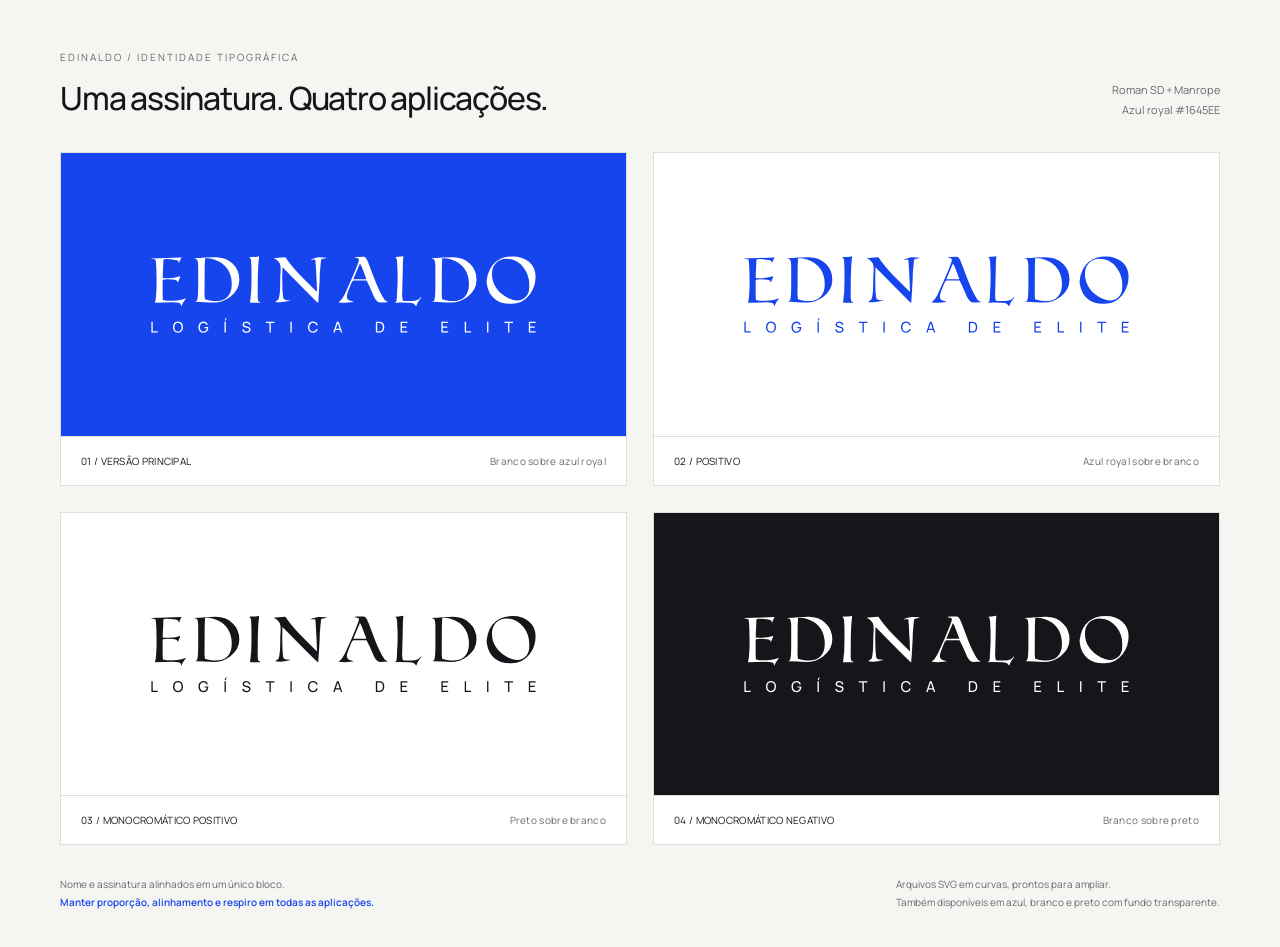
<file: brand/apresentacao.html>
<!doctype html>
<html lang="pt-BR"><head><meta charset="utf-8"><meta name="viewport" content="width=device-width, initial-scale=1"><title>Edinaldo · Logotipos</title><style>
@font-face{font-family:Manrope;src:url('../fonts/manrope-latin.woff2') format('woff2');font-weight:200 800;font-display:swap}*{box-sizing:border-box}body{margin:0;background:#f5f5f2;color:#151619;font-family:Manrope,Arial,sans-serif}.board{max-width:1600px;margin:auto;padding:50px 60px 36px}header{display:flex;align-items:end;justify-content:space-between;gap:30px;margin-bottom:32px}header p{font-size:10px;letter-spacing:2px;margin:0 0 12px;color:#66696e}h1{font-size:32px;letter-spacing:-1.2px;font-weight:500;margin:0}header>span{font-size:11px;color:#66696e;line-height:1.8;text-align:right}.grid{display:grid;grid-template-columns:1fr 1fr;gap:26px}figure{margin:0;border:1px solid #dededb;background:#fff}figure>img{display:block;width:100%;height:auto}figcaption{display:flex;justify-content:space-between;gap:16px;padding:17px 20px;border-top:1px solid #dededb;font-size:10px;letter-spacing:.3px}figcaption span{color:#66696e}footer{margin-top:30px;display:flex;justify-content:space-between;gap:25px;font-size:10px;line-height:1.8;color:#66696e}footer strong{color:#1645ee;font-weight:600}a{color:#1645ee}a:focus-visible{outline:2px solid #1645ee;outline-offset:4px}@media(max-width:650px){.board{padding:30px 20px}.grid{grid-template-columns:1fr;gap:20px}header{display:block}header>span{display:block;text-align:left;margin-top:15px}h1{font-size:28px}footer{display:block}footer>span{display:block;margin-top:12px}figcaption{font-size:9px;padding:14px}}@page{size:A4 landscape;margin:0}@media print{*{-webkit-print-color-adjust:exact;print-color-adjust:exact}.board{padding:24px 32px;max-width:none}header{margin-bottom:20px}h1{font-size:26px}.grid{gap:16px}figure>img{height:235px;object-fit:cover}figcaption{padding:10px 12px;font-size:9px}footer{margin-top:18px;font-size:8px}}
</style></head><body><main class="board"><header><div><p>EDINALDO / IDENTIDADE TIPOGRÁFICA</p><h1>Uma assinatura. Quatro aplicações.</h1></div><span>Roman SD + Manrope<br>Azul royal #1645EE</span></header><div class="grid"><figure><img src="edinaldo-principal-branco-azul.svg" alt="Edinaldo, Logística de Elite, branco sobre azul royal"><figcaption>01 / VERSÃO PRINCIPAL<span>Branco sobre azul royal</span></figcaption></figure><figure><img src="edinaldo-positivo-azul-branco.svg" alt="Edinaldo, Logística de Elite, azul royal sobre branco"><figcaption>02 / POSITIVO<span>Azul royal sobre branco</span></figcaption></figure><figure><img src="edinaldo-positivo-preto-branco.svg" alt="Edinaldo, Logística de Elite, preto sobre branco"><figcaption>03 / MONOCROMÁTICO POSITIVO<span>Preto sobre branco</span></figcaption></figure><figure><img src="edinaldo-negativo-branco-preto.svg" alt="Edinaldo, Logística de Elite, branco sobre preto"><figcaption>04 / MONOCROMÁTICO NEGATIVO<span>Branco sobre preto</span></figcaption></figure></div><footer><span>Nome e assinatura alinhados em um único bloco.<br><strong>Manter proporção, alinhamento e respiro em todas as aplicações.</strong></span><span>Arquivos SVG em curvas, prontos para ampliar.<br>Também disponíveis em azul, branco e preto com fundo transparente.</span></footer></main></body></html>
</file>
<file: styles.css>
@font-face{font-family:Manrope;src:url('fonts/manrope-latin.woff2') format('woff2');font-style:normal;font-weight:200 800;font-display:swap}
:root{--blue:#1645ee;--ink:#151619;--muted:#66696e;--paper:#fafaf8;--line:#dededb;--mono:'Consolas','Courier New',monospace;--sans:'Manrope','Segoe UI',Arial,sans-serif}
*{box-sizing:border-box}html{scroll-behavior:smooth;scroll-padding-top:24px}body{margin:0;background:var(--paper);color:var(--ink);font-family:var(--sans);font-size:14px;-webkit-font-smoothing:antialiased}button,input{font:inherit}button,a,input,summary{-webkit-tap-highlight-color:transparent}button,summary{cursor:pointer}button{border-radius:3px}a{color:inherit;text-decoration:none}button:focus-visible,a:focus-visible,summary:focus-visible,[tabindex]:focus-visible{outline:3px solid var(--blue);outline-offset:5px}input:focus{outline:2px solid var(--blue);outline-offset:2px}::selection{background:var(--blue);color:#fff}h1,h2,h3,p{margin:0}h1,h2,h3{font-weight:600}button svg{flex-shrink:0}.wrap{max-width:1280px;margin:0 auto;padding-left:64px;padding-right:64px}.eyebrow{font-family:var(--mono);font-size:10px;line-height:1.5;font-weight:400;letter-spacing:1.35px}.blue-dot{display:inline-block;width:6px;height:6px;border-radius:50%;background:var(--blue);margin-right:8px;vertical-align:middle}.topbar{height:94px;padding:0 48px;max-width:1500px;margin:auto;display:flex;align-items:center;justify-content:space-between;border-bottom:1px solid var(--line);gap:24px}.brand{display:flex;gap:12px;align-items:center;font-size:17px;letter-spacing:2px;font-weight:800;line-height:1.3}.brand-symbol{font-size:33px;letter-spacing:-7px;color:var(--blue);font-weight:800;position:relative;width:34px;line-height:1}.brand-symbol>span{font-size:24px;position:absolute;top:-9px;right:0;letter-spacing:0}.brand-sub{display:block;font-family:var(--mono);font-size:8px;font-weight:400;letter-spacing:1.55px;margin-top:4px}.topbar nav{display:flex;gap:29px;font-size:11px;font-weight:600;color:#55565b}.button{min-height:39px;padding:11px 17px;display:inline-flex;align-items:center;justify-content:center;gap:9px;font-size:10px;font-weight:700;letter-spacing:.15px}.button-outline{border:1px solid #c9c9c7;background:transparent;color:var(--ink)}.hero{padding-top:68px;display:grid;grid-template-columns:1.3fr 1fr;column-gap:56px;align-items:center}.hero .eyebrow{font-size:9px;letter-spacing:1px}.hero h1{font-size:clamp(46px,5vw,66px);font-weight:600;letter-spacing:-3.7px;line-height:1.1;margin-top:26px}.hero h1>span{color:var(--blue)}.hero-description{max-width:420px;font-size:13px;line-height:1.9;color:var(--muted);margin-top:24px}.text-link{display:inline-flex;align-items:center;gap:35px;font-size:11px;font-weight:700;margin-top:29px;border-bottom:1px solid var(--ink);padding-bottom:9px}.text-link>span{font-size:20px;color:var(--blue);line-height:1}.hero-art{height:375px;background:var(--blue);color:white;position:relative;overflow:hidden;display:flex;flex-direction:column;align-items:center;justify-content:center}.art-top{position:absolute;top:23px;left:25px;right:25px;display:flex;align-items:center;justify-content:space-between;font-family:var(--mono);font-size:8px;letter-spacing:1.2px}.art-mark{font-size:25px}.orbit{position:absolute;width:360px;height:360px;border:1px solid #ffffff20;border-radius:50%;left:50%;top:50%;transform:translate(-50%,-50%)}.orbit-two{width:470px;height:470px}.art-stack{position:relative;border:1px solid #ffffff65;background:var(--blue);height:78px;padding:13px 20px;z-index:1}.art-stack>span:first-child{font-family:var(--mono);font-size:7px;letter-spacing:1.5px;color:#fff9}.art-stack strong{display:block;font-size:23px;letter-spacing:-.6px;font-weight:500;margin-top:5px}.stack-one{width:78%;margin-top:5px}.stack-two{width:66%;margin-top:13px}.stack-three{width:54%;margin-top:13px;background:white;color:var(--blue);border-color:white}.stack-three>span:first-child{color:var(--blue)}.stack-three strong{font-size:21px;display:flex;justify-content:space-between}.stack-arrow{position:absolute;right:18px;top:25px;font-size:22px}.art-caption{position:absolute;bottom:19px;font-family:var(--mono);font-size:7px;letter-spacing:1.1px;color:#fff9}.hero-footer{grid-column:1/-1;display:flex;justify-content:space-between;gap:20px;margin-top:50px;padding:20px 0;border-top:1px solid var(--line);font-family:var(--mono);font-size:8px;letter-spacing:.6px;color:var(--muted)}.hero-footer>span:last-child{text-align:right}.section-heading{display:flex;justify-content:space-between;gap:50px;align-items:flex-end}.section-heading h2{font-size:34px;font-weight:600;letter-spacing:-1.4px;line-height:1.2;margin-top:15px}.section-heading>p{max-width:330px;color:var(--muted);font-size:12px;line-height:1.9;padding-bottom:3px}.simulator{padding-top:66px}.control-panel{margin-top:30px;border:1px solid var(--line);display:grid;grid-template-columns:1.05fr 1.1fr 1fr 1fr 1fr;background:#fff;padding:24px 0;gap:0}.control-intro,.control-field{padding:0 19px;border-right:1px solid var(--line)}.control-field:last-child{border-right:0}.live-label{font-family:var(--mono);font-size:8px;letter-spacing:.5px}.live-label .blue-dot{width:5px;height:5px;margin-right:4px}.control-intro>p{font-size:10px;color:var(--muted);line-height:1.7;margin-top:10px}.reset-button{background:none;border:0;color:var(--blue);padding:0;margin-top:14px;font-size:9px;text-align:left}.control-field>label{font-size:9px;display:block;font-weight:600;min-height:25px}.input-shell{display:flex;align-items:baseline;gap:5px;border-bottom:1px solid #cacaca;padding:4px 0 8px;margin-bottom:9px}.input-shell>input{width:100%;min-width:0;padding:0;border:0;background:transparent;font-size:27px;font-weight:600;letter-spacing:-1px;color:var(--ink);line-height:1.5}.input-shell>span{white-space:nowrap;color:var(--muted);font-size:8px}.control-field>small{display:block;font-size:8px;line-height:1.65;color:var(--muted)}input::-webkit-inner-spin-button,input::-webkit-outer-spin-button{-webkit-appearance:none;margin:0}input[type=number]{-moz-appearance:textfield;appearance:textfield}details>summary{list-style:none}details>summary::-webkit-details-marker{display:none}.advanced-controls{border:1px solid var(--line);border-top:0;background:#f3f3f0}.advanced-controls>summary,.methodology>summary{padding:15px 19px;display:flex;justify-content:space-between;align-items:center;font-size:10px;font-weight:600}.details-symbol{font-size:18px;font-weight:400;line-height:1}details[open]>.details-symbol,details[open]>summary .details-symbol{transform:rotate(45deg)}.advanced-grid{display:grid;grid-template-columns:repeat(3,1fr);gap:32px;padding:12px 24px 28px}.advanced-grid fieldset{padding:0;margin:0;border:0;min-width:0}.advanced-grid legend{font-size:12px;font-weight:700;margin-bottom:18px}.advanced-grid label{display:block;font-size:10px;color:#56575c;margin-top:14px;line-height:1.6}.advanced-grid input{display:block;width:100%;margin-top:5px;padding:9px 11px;border:1px solid #d5d5d0;border-radius:2px;background:white;color:var(--ink);font-size:13px;font-weight:600}.calculated-input{display:flex;justify-content:space-between;font-size:10px;color:var(--muted);padding-top:18px;align-items:center}.calculated-input strong{color:var(--blue);font-size:14px}.input-feedback{min-height:0;font-size:10px;color:var(--blue);line-height:1.6}.input-feedback:not(:empty){padding:10px 0 0}.assumption-line{display:flex;justify-content:space-between;gap:24px;margin-top:14px;color:var(--muted);font-size:8px;line-height:1.8}.line-separator{margin:0 6px;color:#aaa}.funnel-section{padding-top:88px;padding-bottom:68px}.funnel-legend{display:grid;grid-template-columns:.85fr 1.3fr;gap:55px;margin-top:37px;padding-bottom:13px;border-bottom:1px solid var(--line);font-family:var(--mono);font-size:8px;color:var(--muted);letter-spacing:1px}.funnel-row{display:grid;grid-template-columns:.85fr 1.3fr;gap:55px;border-bottom:1px solid var(--line);padding:30px 0 32px;align-items:center}.funnel-visual{position:relative;display:flex;justify-content:center;align-items:center;align-self:stretch;min-height:230px;padding-bottom:18px}.funnel-shape{color:#fff;text-align:center;position:relative;display:flex;flex-direction:column;align-items:center;justify-content:center;padding:22px 20px 18px;min-height:219px;width:100%;clip-path:polygon(0 0,100% 0,86% 100%,14% 100%);background:var(--blue)}.funnel-middle{width:80%;background:#1737a3;clip-path:polygon(0 0,100% 0,84% 100%,16% 100%)}.funnel-bottom{width:62%;background:var(--ink);clip-path:polygon(0 0,100% 0,83% 100%,17% 100%)}.stage-tag{font-family:var(--mono);font-size:8px;letter-spacing:1.3px;color:#fffc}.stage-icon{font-size:22px;height:37px;line-height:35px;margin-top:6px}.funnel-shape h3{font-size:19px;letter-spacing:-.6px;margin-top:3px}.funnel-middle h3{font-size:17px}.funnel-bottom h3{font-size:14px;letter-spacing:-.4px}.funnel-shape p{font-size:10px;color:#fffb;margin-top:5px}.shape-bottom{margin-top:20px;padding-top:11px;border-top:1px solid #ffffff40;font-size:8px;width:70%}.shape-bottom>span{font-weight:700;font-size:14px;display:block;margin-bottom:3px}.funnel-connector{position:absolute;bottom:-24px;left:50%;font-size:23px;color:#999;transform:translateX(-50%);z-index:1;background:var(--paper);width:32px;text-align:center}.stage-title{display:flex;align-items:center;justify-content:space-between;gap:8px}.stage-title>h3{font-size:18px;letter-spacing:-.5px;font-weight:600}.pill{border:1px solid #d1d6e4;color:#324268;padding:5px 7px;font-family:var(--mono);font-size:6px;letter-spacing:.6px;white-space:nowrap}.stage-content>p:not(.stage-note){font-size:11px;line-height:1.85;color:var(--muted);margin-top:13px;max-width:540px}.offer-line{display:flex;justify-content:space-between;align-items:center;border-bottom:1px solid var(--line);padding:16px 0 13px;gap:12px}.offer-line>span{font-size:10px}.offer-line>strong{font-size:20px;letter-spacing:-.7px;font-weight:600;white-space:nowrap}.offer-line small{font-size:10px;font-weight:400;letter-spacing:0;color:var(--muted)}.stage-metrics{display:grid;grid-template-columns:repeat(3,1fr);gap:10px;padding-top:16px}.stage-metrics>div>span{display:block;font-size:8px;color:var(--muted);margin-bottom:7px}.stage-metrics strong{font-size:16px;letter-spacing:-.5px;font-weight:600;white-space:nowrap}.stage-metrics strong small{font-size:8px;letter-spacing:0;font-weight:400;color:var(--muted)}.stage-note{font-size:8px;line-height:1.8;color:#777a80;margin-top:16px}.stage-note b{font-weight:600;color:#54565a}.audience-callout{display:flex;align-items:center;gap:20px;padding:25px 28px;background:#eef1fc;margin-top:33px;border-left:3px solid var(--blue)}.callout-icon{font-size:31px;color:var(--blue);line-height:1;flex-shrink:0}.audience-callout h3{font-size:14px;font-weight:600;letter-spacing:-.3px}.audience-callout p{font-size:10px;line-height:1.9;color:var(--muted);max-width:670px;margin-top:7px}.callout-label{font-family:var(--mono);font-size:8px;line-height:1.7;letter-spacing:1px;color:var(--blue);margin-left:auto;flex-shrink:0}.wealth-section{background:var(--ink);color:#fff;padding:68px 0}.wealth-section .eyebrow{color:#a2a5ae}.wealth-section .section-heading h2>span{color:#829aff}.wealth-section .section-heading>p{color:#a2a5ae}.cash-flow{display:grid;grid-template-columns:1fr 28px 1fr 28px 1.2fr;align-items:center;gap:15px;margin-top:40px;padding:26px 0;border-top:1px solid #ffffff24;border-bottom:1px solid #ffffff24}.cash-flow>div>span{font-family:var(--mono);font-size:7px;letter-spacing:1px;color:#a2a5ae;display:block}.cash-flow strong{font-size:30px;letter-spacing:-1.3px;display:block;margin-top:10px;font-weight:500}.cash-flow .cash-operator{font-size:22px;color:#74767d}.cash-flow .available-cash strong{color:#a6b7ff}.cash-note{font-size:9px;line-height:1.9;color:#90939b;max-width:860px;margin-top:12px}.allocation-bar{height:4px;width:100%;display:flex;gap:4px;margin-top:31px}.allocation-bar>span{background:#fff;width:30%}.allocation-bar>span:first-child{background:#6384ff;width:40%}.allocation-bar>span:last-child{background:#666972}.wealth-grid{display:grid;grid-template-columns:repeat(3,1fr);gap:18px;margin-top:23px}.wealth-card{border:1px solid #ffffff29;padding:24px 23px;display:flex;flex-direction:column;min-width:0}.wealth-card-top{display:flex;justify-content:space-between;align-items:center}.wealth-card-top>span{font-family:var(--mono);font-size:8px;letter-spacing:.8px;color:#a2a5ae}.wealth-card-top>strong{font-size:22px;font-weight:500;color:#a6b7ff;letter-spacing:-1px}.wealth-card h3{font-size:23px;line-height:1.3;letter-spacing:-.7px;font-weight:500;margin-top:26px}.wealth-card>p{font-size:10px;line-height:1.9;color:#a2a5ae;min-height:75px;margin-top:14px}.wealth-amount{padding:23px 0 21px;border-bottom:1px solid #ffffff24}.wealth-amount>span{font-family:var(--mono);font-size:7px;color:#a2a5ae;letter-spacing:.6px}.wealth-amount>strong{display:block;font-size:29px;font-weight:500;letter-spacing:-1.1px;margin-top:7px}.wealth-card-bottom{padding-top:20px;display:flex;flex-direction:column;flex:1}.wealth-card-bottom>span{font-size:9px;color:#a2a5ae}.wealth-card-bottom>strong{font-size:19px;font-weight:500;letter-spacing:-.6px;margin-top:6px}.wealth-card-bottom>p{font-size:9px;color:#a2a5ae;line-height:1.9;margin-top:15px;flex:1}.wealth-card-bottom small{display:block;font-size:8px;line-height:1.8;color:#90939b;margin-top:14px}.income-result{background:#2448c6;padding:12px 13px;margin-top:17px}.income-result>span{font-size:8px;display:block;line-height:1.5}.income-result>strong{display:block;font-size:22px;font-weight:500;margin-top:5px}.myhub-card{border-top:2px solid #829aff;padding-top:23px}.income-goal{display:flex;gap:15px;align-items:center;border-top:1px solid #ffffff24;margin-top:27px;padding-top:22px;color:#a2a5ae;font-size:10px;line-height:1.9}.income-goal p{max-width:900px}.income-goal b{color:#fff;font-weight:500}.goal-icon{color:#a6b7ff;font-size:30px}.forecast-section{padding-top:75px}.forecast-summary{display:grid;grid-template-columns:1.1fr 1.1fr 1fr;margin-top:35px;border:1px solid var(--line);background:#fff;padding:25px 0}.forecast-summary>div{padding:0 25px;border-right:1px solid var(--line)}.forecast-summary>div:last-child{border:0}.forecast-summary>div>span{font-family:var(--mono);font-size:8px;letter-spacing:.6px;color:var(--muted)}.forecast-summary strong{display:block;font-size:33px;letter-spacing:-1.3px;font-weight:600;margin-top:12px}.forecast-summary>div:first-child strong{color:var(--blue)}.table-container{overflow-x:auto;margin-top:28px}table{width:100%;border-collapse:collapse;text-align:right;font-size:11px;font-variant-numeric:tabular-nums}th,td{padding:17px 15px;border-bottom:1px solid var(--line);white-space:nowrap}th:first-child,td:first-child{text-align:left;padding-left:0}th:last-child,td:last-child{padding-right:0}thead th{font-size:11px;font-weight:600;border-bottom:1px solid var(--ink);padding-top:9px;padding-bottom:16px}thead th:first-child{font-family:var(--mono);font-size:8px;letter-spacing:.7px;color:var(--muted);font-weight:400}thead small{display:block;color:var(--muted);font-weight:400;font-size:8px;margin-top:5px}tbody th{font-weight:400;color:#5d6066;font-size:10px}.row-total td,.row-total th{font-weight:700;color:var(--ink);border-bottom:1px solid var(--ink)}.row-net td,.row-net th{color:var(--blue);font-weight:700;background:#edf1ff}.row-net th{padding-left:12px}.row-net td:last-child{padding-right:12px}.row-asset th::before{content:'';width:5px;height:5px;display:inline-block;margin-right:7px;background:var(--blue)}.row-asset:nth-last-child(2) th::before{background:#888}.row-asset:last-child th::before{background:var(--ink)}.table-note{font-size:9px;color:var(--muted);line-height:1.8;margin-top:15px;max-width:900px}.methodology{margin-top:25px;border-top:1px solid var(--line);border-bottom:1px solid var(--line)}.methodology>summary{padding-left:0;padding-right:0}.methodology-content{display:grid;grid-template-columns:1fr 1fr;gap:16px 30px;padding:8px 0 23px}.methodology-content>p{font-size:10px;line-height:1.9;color:var(--muted)}.methodology-content b{font-weight:700;color:var(--ink)}.next-section{padding-top:75px;padding-bottom:65px}.next-title{display:flex;align-items:center;justify-content:space-between;margin-top:17px}.next-title h2{font-size:43px;line-height:1.2;letter-spacing:-2px}.next-title h2>span{color:var(--blue)}.next-arrow{font-size:75px;color:var(--blue);font-weight:300;line-height:1}.next-grid{display:grid;grid-template-columns:repeat(3,1fr);gap:36px;margin-top:35px}.next-grid article{border-top:1px solid var(--line);padding-top:17px}.next-grid article>span{font-family:var(--mono);font-size:8px;letter-spacing:.6px;color:var(--muted)}.next-grid h3{font-size:14px;font-weight:600;letter-spacing:-.4px;margin-top:14px}.next-grid p{font-size:10px;line-height:1.9;color:var(--muted);margin-top:10px}.footer{display:flex;justify-content:space-between;align-items:center;gap:25px;padding-top:25px;padding-bottom:30px;position:relative}.footer::before{content:'';position:absolute;top:0;left:64px;right:64px;border-top:1px solid var(--line)}.footer-brand{font-size:14px;letter-spacing:1.5px;font-weight:800}.footer-brand>span{display:block;font-family:var(--mono);font-size:7px;font-weight:400;letter-spacing:1px;margin-top:4px}.footer>p{font-size:9px;line-height:1.8;color:var(--muted)}.footer-note{font-family:var(--mono);font-size:7px;letter-spacing:.5px;color:var(--muted);text-align:right}.sr-only{position:absolute;width:1px;height:1px;padding:0;margin:-1px;overflow:hidden;clip:rect(0,0,0,0);white-space:nowrap;border:0}
@media(min-width:1500px){.wrap{max-width:1360px;padding-left:80px;padding-right:80px}.hero{padding-top:85px}.hero h1{font-size:72px}.hero-art{height:405px}.footer::before{left:80px;right:80px}}
@media(max-width:1050px){.wrap{padding-left:36px;padding-right:36px}.topbar{padding-left:30px;padding-right:30px}.hero{column-gap:30px}.hero h1{font-size:51px;letter-spacing:-2.7px}.hero-art{height:345px}.hero .eyebrow{font-size:8px;letter-spacing:.4px}.section-heading h2{font-size:30px}.section-heading>p{max-width:290px;font-size:11px}.control-intro,.control-field{padding:0 12px}.control-field>label{font-size:8px;line-height:1.5}.input-shell>input{font-size:23px}.funnel-row,.funnel-legend{gap:30px;grid-template-columns:.8fr 1.3fr}.stage-title{align-items:flex-start;flex-direction:column;gap:9px}.stage-title>h3{font-size:17px}.funnel-shape h3{font-size:16px}.funnel-middle h3{font-size:14px}.funnel-bottom h3{font-size:12px}.funnel-bottom{width:70%}.wealth-card{padding:20px 17px}.wealth-card h3{font-size:20px}.wealth-amount>strong{font-size:25px}.cash-flow strong{font-size:26px}.forecast-summary strong{font-size:28px}.footer::before{left:36px;right:36px}}
@media(max-width:760px){.wrap{padding-left:24px;padding-right:24px}.topbar{height:77px;padding:0 24px}.topbar nav{display:none}.brand{font-size:14px}.brand-sub{font-size:7px}.button{font-size:9px;padding:9px 11px;min-height:36px}.hero{padding-top:40px;column-gap:22px;grid-template-columns:1.25fr 1fr}.hero h1{font-size:40px;letter-spacing:-2px}.hero-description{font-size:11px;line-height:1.8}.hero-art{height:295px}.art-top{top:17px;left:15px;right:15px;font-size:6px}.art-stack{height:64px;padding:10px 12px}.art-stack>span:first-child{font-size:5px;letter-spacing:1px}.art-stack strong{font-size:18px}.stack-three{width:65%}.stack-three strong{font-size:16px}.stack-arrow{right:10px;font-size:18px;top:22px}.stack-two{width:73%}.stack-one{width:85%}.art-caption{font-size:5px;bottom:15px}.hero .eyebrow{font-size:6px}.text-link{font-size:9px;gap:15px}.hero-footer{margin-top:30px;font-size:6px;line-height:1.8}.section-heading{gap:24px}.section-heading h2{font-size:28px;letter-spacing:-1.2px}.section-heading>p{font-size:10px;max-width:230px}.eyebrow{font-size:8px;letter-spacing:1px}.simulator{padding-top:45px}.control-panel{grid-template-columns:repeat(4,1fr);padding-top:0}.control-intro{grid-column:1/-1;border-right:0;border-bottom:1px solid var(--line);display:flex;align-items:center;justify-content:space-between;gap:15px;padding:15px}.control-intro>p{margin:0;font-size:8px}.control-intro>p>br{display:none}.reset-button{margin:0;font-size:8px}.control-field{margin-top:20px;padding:0 12px}.control-field>label{min-height:31px}.control-field>small{font-size:7px}.input-shell{align-items:center;flex-wrap:wrap;gap:0}.input-shell>span{font-size:7px}.input-shell>input{font-size:25px;flex:1}.input-shell>span{min-height:10px}.advanced-grid{gap:18px;padding:10px 16px 22px}.advanced-grid legend{font-size:10px}.advanced-grid label{font-size:8px}.advanced-grid input{font-size:12px}.assumption-line{font-size:7px}.funnel-section{padding-top:60px;padding-bottom:45px}.funnel-row,.funnel-legend{grid-template-columns:.75fr 1.3fr;gap:25px}.funnel-legend{font-size:6px}.funnel-shape{min-height:200px;padding:16px 9px}.stage-icon{font-size:19px}.funnel-shape h3{font-size:14px}.funnel-middle{width:90%}.funnel-middle h3{font-size:12px}.funnel-bottom{width:80%}.funnel-bottom h3{font-size:11px}.funnel-shape p{font-size:8px}.stage-tag{font-size:7px}.stage-title>h3{font-size:16px}.stage-content>p:not(.stage-note){font-size:10px}.offer-line{align-items:flex-start;flex-direction:column;gap:7px;padding-top:12px}.offer-line>strong{font-size:18px}.stage-metrics{gap:8px}.stage-metrics>div>span{font-size:7px;line-height:1.7}.stage-metrics strong{font-size:13px}.stage-metrics strong small{font-size:7px}.stage-note{font-size:7px}.audience-callout{padding:20px;gap:15px}.callout-label{display:none}.audience-callout p{font-size:9px}.wealth-section{padding:45px 0}.wealth-section .section-heading{align-items:flex-start}.cash-flow{gap:10px;grid-template-columns:1fr 12px 1fr 12px 1.1fr}.cash-flow>div>span{font-size:6px;line-height:1.7;letter-spacing:.6px}.cash-flow strong{font-size:21px;letter-spacing:-.9px}.cash-note{font-size:8px}.wealth-grid{gap:10px}.wealth-card{padding:18px 13px}.wealth-card-top>span{font-size:6px}.wealth-card-top>strong{font-size:19px}.wealth-card h3{font-size:17px;margin-top:19px}.wealth-card>p{font-size:9px;min-height:100px}.wealth-amount>span{font-size:6px}.wealth-amount>strong{font-size:22px}.wealth-card-bottom>span{font-size:8px;line-height:1.7}.wealth-card-bottom>strong{font-size:17px}.wealth-card-bottom>p{font-size:8px}.wealth-card-bottom small{font-size:7px}.income-result{padding:10px}.income-result>span{font-size:7px}.income-result>strong{font-size:19px}.income-goal{font-size:9px}.forecast-section{padding-top:50px}.forecast-summary{padding:21px 0}.forecast-summary>div{padding:0 15px}.forecast-summary>div>span{font-size:6px;line-height:1.7;display:block;min-height:20px}.forecast-summary strong{font-size:24px}.table-container table{min-width:580px}th,td{font-size:10px;padding:15px 12px}.next-section{padding-top:55px;padding-bottom:45px}.next-title h2{font-size:34px;letter-spacing:-1.4px}.next-grid{gap:20px}.next-grid article>span{font-size:6px}.next-grid h3{font-size:12px;line-height:1.6}.next-grid p{font-size:9px}.footer{gap:20px}.footer::before{left:24px;right:24px}.footer-note{font-size:6px}.footer-brand{font-size:12px}.footer>p{font-size:8px}}
@media(max-width:520px){.wrap{padding-left:22px;padding-right:22px}.topbar{padding:0 22px}.brand-symbol{font-size:29px;width:30px}.brand-symbol>span{font-size:21px}.brand{gap:9px;font-size:12px}.brand-sub{font-size:6px;letter-spacing:1px}.hero{grid-template-columns:1fr;padding-top:37px}.hero h1{font-size:50px;letter-spacing:-2.8px;margin-top:22px}.hero .eyebrow{font-size:7px}.hero-description{font-size:12px;max-width:350px;margin-top:20px}.text-link{font-size:10px;margin-top:22px}.hero-art{height:295px;margin-top:33px;width:100%}.art-stack{height:66px}.art-stack>span:first-child{font-size:6px}.art-stack strong{font-size:21px}.stack-three strong{font-size:20px}.art-top{font-size:7px;top:20px;left:22px;right:22px}.stack-one{width:75%}.stack-two{width:63%}.stack-three{width:51%}.art-caption{font-size:6px}.hero-footer{display:block;margin-top:25px;font-size:6px;padding:16px 0}.hero-footer>span{display:block}.hero-footer>span:last-child{text-align:left;margin-top:7px}.section-heading{display:block}.section-heading h2{font-size:29px}.section-heading>p{max-width:100%;margin-top:18px;font-size:11px;line-height:1.85}.simulator{padding-top:40px}.control-panel{grid-template-columns:repeat(2,1fr);padding-bottom:0;margin-top:25px}.control-intro{flex-wrap:wrap;gap:10px}.control-intro>p{display:none}.control-field{margin:0;padding:19px}.control-field:nth-child(3){border-right:0}.control-field:nth-child(-n+3){border-bottom:1px solid var(--line)}.control-field>label{font-size:9px;min-height:20px}.control-field>small{font-size:8px}.input-shell{flex-wrap:nowrap;gap:5px}.input-shell>input{font-size:29px}.advanced-controls>summary{font-size:9px;padding:14px 16px}.advanced-grid{grid-template-columns:1fr;gap:25px}.advanced-grid legend{font-size:12px;margin-bottom:4px}.advanced-grid label{font-size:10px}.advanced-grid input{padding:11px 12px;font-size:14px}.assumption-line{display:block;font-size:8px}.assumption-line>span{display:block;margin-top:5px}.funnel-section{padding-top:55px}.funnel-legend{display:none}.funnel-row{grid-template-columns:1fr;gap:20px;padding:30px 0}.funnel-row:first-of-type{margin-top:20px;border-top:1px solid var(--line)}.funnel-visual{min-height:200px;padding-bottom:0}.funnel-shape{max-width:360px;min-height:210px}.funnel-middle{width:80%}.funnel-bottom{width:65%}.funnel-shape h3{font-size:20px}.funnel-middle h3{font-size:18px}.funnel-bottom h3{font-size:16px}.funnel-shape p{font-size:10px}.stage-tag{font-size:8px}.stage-icon{font-size:24px}.shape-bottom{font-size:9px}.funnel-connector{display:none}.stage-title{flex-direction:row;align-items:center}.stage-title>h3{font-size:16px}.pill{font-size:5px;padding:4px 5px}.stage-content>p:not(.stage-note){font-size:11px}.offer-line{flex-direction:row;align-items:center;gap:10px;padding:17px 0 13px}.offer-line>span{font-size:9px}.offer-line>strong{font-size:18px}.stage-metrics strong{font-size:16px}.stage-metrics>div>span{font-size:8px}.stage-note{font-size:8px}.audience-callout{padding:20px 17px;align-items:flex-start;gap:13px}.audience-callout h3{font-size:14px}.audience-callout p{font-size:10px}.cash-flow{grid-template-columns:1fr 20px;row-gap:20px;padding:25px 0}.cash-flow>div>span{font-size:8px}.cash-flow strong{font-size:30px}.cash-flow>div:nth-of-type(2){grid-column:1;grid-row:2}.cash-flow>.cash-operator:nth-of-type(2){grid-column:2;grid-row:2}.cash-flow>.available-cash{grid-column:1/-1;grid-row:3;border-top:1px solid #ffffff24;padding-top:20px}.cash-flow>.cash-operator{font-size:26px}.cash-note{font-size:9px}.wealth-grid{grid-template-columns:1fr;gap:16px;margin-top:22px}.wealth-card{padding:25px}.wealth-card h3{font-size:26px}.wealth-card-top>span{font-size:9px}.wealth-card-top>strong{font-size:26px}.wealth-card>p{font-size:11px;min-height:0;max-width:330px}.wealth-amount>span{font-size:8px}.wealth-amount>strong{font-size:33px}.wealth-card-bottom>span{font-size:10px}.wealth-card-bottom>strong{font-size:22px}.wealth-card-bottom>p{font-size:10px}.wealth-card-bottom small{font-size:9px}.income-result{padding:15px}.income-result>span{font-size:9px}.income-result>strong{font-size:26px}.income-goal{align-items:flex-start;font-size:10px}.forecast-summary{grid-template-columns:1fr;padding:0}.forecast-summary>div{padding:20px 23px;border-right:0;border-bottom:1px solid var(--line)}.forecast-summary>div>span{font-size:8px;min-height:0}.forecast-summary strong{font-size:34px;margin-top:8px}.table-note{font-size:9px}.methodology-content{grid-template-columns:1fr}.methodology>summary{font-size:10px}.next-title h2{font-size:31px;letter-spacing:-1.5px}.next-arrow{font-size:48px}.next-grid{grid-template-columns:1fr;gap:25px;margin-top:28px}.next-grid article>span{font-size:8px}.next-grid h3{font-size:15px;margin-top:10px}.next-grid p{font-size:11px;max-width:360px}.footer{flex-wrap:wrap;justify-content:space-between}.footer-note{width:100%;text-align:left;font-size:7px}.footer>p{text-align:right}.footer::before{left:22px;right:22px}}
@media(prefers-reduced-motion:reduce){html{scroll-behavior:auto}}
input[aria-invalid=true]{outline:2px solid #a83a32;outline-offset:2px}
@page{size:A4;margin:12mm 10mm}
@media print{
  *{-webkit-print-color-adjust:exact!important;print-color-adjust:exact!important}html{scroll-behavior:auto}body{background:var(--paper);font-size:10px}.wrap{max-width:none;padding-left:12px;padding-right:12px}.topbar{height:58px;padding:0 12px}.topbar nav,.export-button,.reset-button{display:none!important}.brand{font-size:13px}.brand-sub{font-size:6px}.hero{padding-top:29px;grid-template-columns:1.3fr 1fr;gap:25px}.hero h1{font-size:42px;letter-spacing:-2px;margin-top:16px}.hero-description{font-size:10px;line-height:1.8;margin-top:17px}.hero-art{height:277px;margin:0}.hero .eyebrow{font-size:6px}.art-stack{height:60px;padding:10px 14px}.art-stack strong{font-size:19px}.stack-three strong{font-size:17px}.art-stack>span:first-child{font-size:5px}.art-top{font-size:6px}.art-caption{font-size:5px}.text-link{font-size:9px;margin-top:18px}.hero-footer{margin-top:23px;font-size:6px;padding:13px 0;display:flex}.hero-footer>span:last-child{text-align:right}.simulator{padding-top:28px}.section-heading{display:flex;gap:25px}.section-heading h2{font-size:25px;letter-spacing:-1px}.section-heading>p{font-size:9px;max-width:240px;margin:0}.eyebrow{font-size:7px}.control-panel{margin-top:20px;grid-template-columns:1.05fr 1.1fr 1fr 1fr 1fr;padding:18px 0}.control-intro{display:block;grid-column:auto;padding:0 12px;border-bottom:0;border-right:1px solid var(--line)}.control-intro>p{display:block;font-size:8px;margin-top:8px}.control-field{padding:0 10px;margin:0;border-bottom:0!important;border-right:1px solid var(--line)!important}.control-field:last-child{border-right:0!important}.control-field>label{font-size:7px;min-height:24px}.input-shell{padding:0 0 5px;gap:3px;flex-wrap:wrap}.input-shell>input{font-size:21px}.input-shell>span{font-size:6px}.control-field>small{font-size:6px}.live-label{font-size:6px}.advanced-controls>summary{padding:10px 12px;font-size:8px}.advanced-grid{display:grid;grid-template-columns:repeat(3,1fr);gap:18px;padding:5px 15px 18px}.advanced-grid legend{font-size:9px}.advanced-grid label{font-size:7px;margin-top:8px}.advanced-grid input{font-size:10px;padding:5px 8px;border:0;border-bottom:1px solid #ddd;background:transparent}.calculated-input{font-size:7px}.calculated-input strong{font-size:10px}.assumption-line{display:flex;font-size:6px;gap:15px}.input-feedback{display:none}.funnel-section{padding-top:0;padding-bottom:24px;break-before:page}.funnel-legend{display:grid;margin-top:22px;font-size:6px;grid-template-columns:.78fr 1.3fr;gap:28px}.funnel-row{grid-template-columns:.78fr 1.3fr;gap:28px;padding:20px 0;break-inside:avoid}.funnel-row:first-of-type{margin-top:0;border-top:0}.funnel-visual{min-height:180px;padding-bottom:12px}.funnel-shape{min-height:180px;padding:17px 10px;width:100%}.funnel-middle{width:82%}.funnel-bottom{width:70%}.stage-tag{font-size:6px}.stage-icon{font-size:17px;height:28px;line-height:28px;margin-top:2px}.funnel-shape h3{font-size:16px}.funnel-middle h3{font-size:13px}.funnel-bottom h3{font-size:11px}.funnel-shape p{font-size:8px}.shape-bottom{font-size:7px;margin-top:14px;padding-top:7px}.shape-bottom>span{font-size:12px}.funnel-connector{display:block;bottom:-14px;font-size:19px}.stage-title{display:flex;flex-direction:row;gap:5px;align-items:center}.stage-title>h3{font-size:13px}.pill{font-size:5px;padding:4px}.stage-content>p:not(.stage-note){font-size:8px;line-height:1.8;margin-top:8px}.offer-line{flex-direction:row;align-items:center;padding:10px 0}.offer-line>span{font-size:8px}.offer-line>strong{font-size:16px}.offer-line small{font-size:8px}.stage-metrics{gap:9px;padding-top:11px}.stage-metrics>div>span{font-size:6px}.stage-metrics strong{font-size:12px}.stage-metrics strong small{font-size:6px}.stage-note{font-size:6px;line-height:1.7;margin-top:10px}.audience-callout{break-inside:avoid;margin-top:20px;padding:15px;gap:15px}.audience-callout h3{font-size:12px}.audience-callout p{font-size:8px;line-height:1.8}.callout-label{display:block;font-size:6px}.wealth-section{break-before:page;padding:30px 0;min-height:0}.wealth-section .section-heading h2{font-size:26px}.wealth-section .section-heading>p{font-size:9px}.cash-flow{grid-template-columns:1fr 20px 1fr 20px 1.2fr;gap:12px;row-gap:0;margin-top:25px;padding:20px 0}.cash-flow>div:nth-of-type(2),.cash-flow>.cash-operator:nth-of-type(2),.cash-flow>.available-cash{grid-column:auto;grid-row:auto}.cash-flow>.available-cash{border:0;padding:0}.cash-flow>div>span{font-size:6px}.cash-flow strong{font-size:24px}.cash-note{font-size:7px}.allocation-bar{margin-top:23px}.wealth-grid{display:grid;grid-template-columns:repeat(3,1fr);gap:12px;margin-top:20px;break-inside:avoid}.wealth-card{padding:18px 14px}.wealth-card-top>span{font-size:6px}.wealth-card-top>strong{font-size:20px}.wealth-card h3{font-size:19px;margin-top:23px}.wealth-card>p{font-size:8px;line-height:1.8;min-height:76px;margin-top:12px}.wealth-amount{padding:20px 0}.wealth-amount>span{font-size:6px}.wealth-amount>strong{font-size:24px}.wealth-card-bottom>span{font-size:7px}.wealth-card-bottom>strong{font-size:17px}.wealth-card-bottom>p{font-size:8px}.wealth-card-bottom small{font-size:6px}.income-result{padding:11px}.income-result>span{font-size:6px}.income-result>strong{font-size:20px}.income-goal{font-size:8px;margin-top:23px;padding-top:17px;break-inside:avoid}.forecast-section{break-before:page;padding-top:10px}.forecast-summary{display:grid;grid-template-columns:1.1fr 1.1fr 1fr;margin-top:23px;padding:20px 0}.forecast-summary>div{padding:0 18px;border-right:1px solid var(--line);border-bottom:0}.forecast-summary>div>span{font-size:6px}.forecast-summary strong{font-size:26px;margin-top:8px}.table-container{overflow:visible;margin-top:20px}.table-container table{min-width:0;table-layout:auto}th,td{font-size:9px;padding:12px 8px}thead th{font-size:9px}thead th:first-child{font-size:6px}thead small{font-size:6px}tbody th{font-size:8px}.table-note{font-size:7px}.methodology{margin-top:18px}.methodology>summary{font-size:8px;padding:12px 0}.methodology-content{display:grid;grid-template-columns:1fr 1fr;gap:12px 20px;padding:7px 0 17px}.methodology-content>p{font-size:7px;line-height:1.8}.next-section{break-before:page;padding-top:40px;padding-bottom:35px}.next-title h2{font-size:37px}.next-arrow{font-size:60px}.next-grid{display:grid;grid-template-columns:repeat(3,1fr);gap:25px;margin-top:30px}.next-grid article>span{font-size:7px}.next-grid h3{font-size:13px}.next-grid p{font-size:9px}.footer{padding-top:20px;padding-bottom:20px;flex-wrap:nowrap}.footer::before{left:12px;right:12px}.footer-brand{font-size:11px}.footer>p{font-size:7px}.footer-note{font-size:5px;width:auto}.details-symbol{display:none}a[href]::after{content:none!important}
}
@media print{.hero-art{height:235px}.hero h1{font-size:36px;margin-top:12px}.hero-description{font-size:9px;margin-top:12px}.text-link{margin-top:12px}.hero-footer{margin-top:16px}.simulator{padding-top:20px}.advanced-grid{break-inside:avoid}}
</file>
<file: mobile.css>
/* Mobile enhancements are isolated from desktop and from the print/PDF layout. */
.mobile-nav,
.mobile-simulation-result,
.mobile-period-picker,
.mobile-period-caption { display: none; }

@media screen and (max-width: 760px), screen and (max-width: 1023px) and (pointer: coarse) {
  html { scroll-padding-top: 24px; scroll-padding-bottom: 100px; }
  body { font-size: 15px; padding-bottom: calc(82px + env(safe-area-inset-bottom, 0px)); }
  .wrap { padding-left: max(22px, env(safe-area-inset-left, 0px)); padding-right: max(22px, env(safe-area-inset-right, 0px)); }
  button, input, summary, a { touch-action: manipulation; }
  .eyebrow { font-size: 10px; line-height: 1.7; letter-spacing: .8px; }
  .topbar { height: 82px; padding-left: max(22px, env(safe-area-inset-left, 0px)); padding-right: max(22px, env(safe-area-inset-right, 0px)); gap: 14px; }
  .topbar nav { display: none; }
  .brand { font-size: 14px; gap: 10px; }
  .brand-sub { font-size: 7px; letter-spacing: 1.1px; }
  .button { min-height: 44px; padding: 12px 14px; font-size: 12px; gap: 7px; }
  .hero { grid-template-columns: 1fr; padding-top: 36px; gap: 0; }
  .hero .eyebrow { font-size: 9px; line-height: 1.8; letter-spacing: .6px; }
  .hero h1 { font-size: clamp(38px, 11.2vw, 64px); letter-spacing: -2px; line-height: 1.12; margin-top: 22px; }
  .hero-description { font-size: 15px; line-height: 1.85; max-width: 520px; margin-top: 22px; }
  .text-link { min-height: 44px; font-size: 13px; gap: 20px; line-height: 1.6; margin-top: 20px; padding-bottom: 6px; }
  .hero-art { height: 310px; margin: 30px 0 0; width: 100%; }
  .art-top { top: 20px; left: 22px; right: 22px; font-size: 9px; letter-spacing: .7px; }
  .art-stack { height: 70px; padding: 12px 16px; }
  .art-stack > span:first-child { font-size: 8px; letter-spacing: .7px; }
  .art-stack strong { font-size: 23px; }
  .stack-one { width: 78%; }
  .stack-two { width: 67%; }
  .stack-three { width: 56%; }
  .stack-three strong { font-size: 21px; }
  .art-caption { font-size: 8px; letter-spacing: .7px; bottom: 16px; }
  .hero-footer { display: block; margin-top: 26px; padding: 18px 0; font-size: 9px; line-height: 1.9; }
  .hero-footer > span { display: block; }
  .hero-footer > span:last-child { text-align: left; margin-top: 8px; }
  .section-heading { display: block; }
  .section-heading h2 { font-size: clamp(28px, 7.8vw, 36px); line-height: 1.25; letter-spacing: -1.2px; margin-top: 14px; }
  .section-heading > p { max-width: 600px; font-size: 15px; line-height: 1.85; margin-top: 18px; }
  .simulator { padding-top: 42px; }
  .control-panel { grid-template-columns: repeat(2, minmax(0, 1fr)); padding: 0; margin-top: 26px; }
  .control-intro { grid-column: 1 / -1; padding: 12px 16px; margin: 0; display: flex; flex-wrap: wrap; align-items: center; justify-content: space-between; gap: 8px; border: 0; border-bottom: 1px solid var(--line); }
  .control-intro > p { display: none; }
  .live-label { font-size: 9px; }
  .reset-button { min-height: 44px; font-size: 12px; line-height: 1.6; margin: 0; padding: 8px 0; }
  .control-field { padding: 18px 15px; margin: 0; border-right: 1px solid var(--line); min-width: 0; }
  .control-field:nth-child(3), .control-field:last-child { border-right: 0; }
  .control-field:nth-child(-n+3) { border-bottom: 1px solid var(--line); }
  .control-field > label { display: block; font-size: 12px; line-height: 1.65; min-height: 40px; }
  .input-shell { display: flex; align-items: baseline; flex-wrap: nowrap; gap: 5px; padding: 4px 0 8px; margin-bottom: 10px; }
  .input-shell > input { min-height: 44px; font-size: 29px; line-height: 1.5; width: 100%; min-width: 0; }
  .input-shell > span { font-size: 11px; }
  .control-field:has(#visitors) .input-shell > span { display: none; }
  .control-field > small { font-size: 12px; line-height: 1.65; }
  .advanced-controls > summary, .methodology > summary { min-height: 56px; padding: 16px; font-size: 14px; line-height: 1.6; gap: 16px; }
  .details-symbol { font-size: 22px; flex-shrink: 0; }
  .advanced-grid { grid-template-columns: 1fr; padding: 10px 18px 24px; gap: 28px; }
  .advanced-grid fieldset + fieldset { border-top: 1px solid var(--line); padding-top: 22px; }
  .advanced-grid legend { font-size: 16px; line-height: 1.6; margin-bottom: 6px; }
  .advanced-grid label { font-size: 14px; line-height: 1.7; margin-top: 18px; }
  .advanced-grid input { font-size: 18px; min-height: 50px; padding: 11px 13px; margin-top: 8px; }
  .calculated-input { font-size: 14px; gap: 16px; line-height: 1.6; padding-top: 20px; }
  .calculated-input strong { font-size: 20px; }
  .input-feedback { font-size: 13px; line-height: 1.7; }
  .assumption-line { display: block; margin-top: 18px; font-size: 12px; line-height: 1.85; }
  .assumption-line > span { display: block; margin-top: 7px; }
  .mobile-simulation-result { display: block; background: #edf1ff; border-left: 3px solid var(--blue); padding: 20px 18px 8px; margin-top: 20px; }
  .mobile-simulation-result > .eyebrow { color: var(--blue); font-size: 10px; }
  .mobile-result-grid { display: grid; grid-template-columns: 1fr; gap: 20px; margin-top: 17px; }
  .mobile-result-grid span { display: block; color: var(--muted); font-size: 13px; line-height: 1.7; }
  .mobile-result-grid strong { display: block; font-weight: 600; color: var(--blue); font-size: 30px; letter-spacing: -1px; margin-top: 4px; overflow-wrap: anywhere; }
  .mobile-simulation-result > a { display: flex; justify-content: space-between; align-items: center; gap: 12px; min-height: 48px; font-size: 13px; font-weight: 600; margin-top: 14px; border-top: 1px solid #cbd4f8; }
  .mobile-simulation-result > a > span { font-size: 20px; }
  .funnel-section { padding-top: 56px; padding-bottom: 45px; }
  .funnel-legend { display: none; }
  .funnel-row { grid-template-columns: minmax(0, 1fr); gap: 25px; padding: 30px 0 34px; }
  .funnel-row:first-of-type { margin-top: 24px; border-top: 1px solid var(--line); }
  .funnel-visual { min-height: 226px; padding: 0; }
  .funnel-shape { width: 100%; max-width: 360px; min-height: 226px; padding: 22px 16px; }
  .funnel-middle { width: 88%; max-width: 310px; }
  .funnel-bottom { width: 80%; max-width: 280px; }
  .stage-tag { font-size: 11px; letter-spacing: 1px; }
  .stage-icon { font-size: 25px; height: 34px; line-height: 34px; }
  .funnel-shape h3 { font-size: 23px; }
  .funnel-middle h3 { font-size: 21px; }
  .funnel-bottom h3 { font-size: 19px; }
  .funnel-shape p { font-size: 13px; }
  .shape-bottom { font-size: 11px; line-height: 1.5; margin-top: 15px; padding-top: 10px; }
  .shape-bottom > span { font-size: 18px; }
  .funnel-connector { display: none; }
  .stage-title { flex-direction: column; align-items: flex-start; gap: 12px; }
  .stage-title > h3 { font-size: 23px; line-height: 1.4; letter-spacing: -.6px; }
  .pill { font-size: 9px; padding: 7px 9px; line-height: 1.4; }
  .stage-content > p:not(.stage-note) { font-size: 15px; line-height: 1.9; max-width: none; margin-top: 16px; }
  .offer-line { flex-direction: column; align-items: flex-start; padding: 20px 0 17px; gap: 10px; }
  .offer-line > span { font-size: 14px; }
  .offer-line > strong { font-size: 26px; white-space: normal; line-height: 1.5; }
  .offer-line small { font-size: 14px; }
  .stage-metrics { grid-template-columns: repeat(2, minmax(0, 1fr)); gap: 20px 14px; padding-top: 20px; }
  .stage-metrics > div:last-child { grid-column: 1 / -1; }
  .stage-metrics > div > span { font-size: 13px; line-height: 1.7; margin-bottom: 5px; }
  .stage-metrics strong { font-size: 22px; white-space: normal; }
  .stage-metrics strong small { font-size: 12px; }
  .stage-note { font-size: 13px; line-height: 1.85; margin-top: 20px; }
  .audience-callout { padding: 22px 18px; gap: 14px; align-items: flex-start; margin-top: 26px; }
  .audience-callout h3 { font-size: 18px; line-height: 1.5; }
  .audience-callout p { font-size: 14px; line-height: 1.85; margin-top: 10px; }
  .callout-label { display: none; }
  .wealth-section { padding: 44px 0; }
  .cash-flow { grid-template-columns: minmax(0, 1fr) 25px; gap: 22px 12px; margin-top: 28px; padding: 23px 0; }
  .cash-flow > div > span { font-size: 11px; line-height: 1.85; letter-spacing: .7px; }
  .cash-flow strong { font-size: clamp(30px, 8.5vw, 38px); line-height: 1.4; letter-spacing: -1px; margin-top: 6px; overflow-wrap: anywhere; }
  .cash-flow > div:nth-of-type(2) { grid-column: 1; grid-row: 2; }
  .cash-flow > .cash-operator { font-size: 28px; }
  .cash-flow > .cash-operator:nth-of-type(2) { grid-column: 2; grid-row: 2; }
  .cash-flow > .available-cash { grid-column: 1 / -1; grid-row: 3; border-top: 1px solid #ffffff24; padding-top: 22px; }
  .cash-note { font-size: 13px; line-height: 1.85; }
  .wealth-grid { grid-template-columns: minmax(0, 1fr); gap: 20px; margin-top: 24px; }
  .wealth-card { padding: 25px 22px; }
  .wealth-card-top > span { font-size: 11px; letter-spacing: .8px; }
  .wealth-card-top > strong { font-size: 28px; }
  .wealth-card h3 { font-size: 29px; line-height: 1.35; margin-top: 24px; }
  .wealth-card > p { font-size: 15px; line-height: 1.85; min-height: 0; max-width: none; margin-top: 15px; }
  .wealth-amount { padding: 24px 0; }
  .wealth-amount > span { font-size: 10px; line-height: 1.7; }
  .wealth-amount > strong { font-size: clamp(27px, 8.5vw, 38px); line-height: 1.4; overflow-wrap: anywhere; }
  .wealth-card-bottom { padding-top: 22px; }
  .wealth-card-bottom > span { font-size: 14px; line-height: 1.7; }
  .wealth-card-bottom > strong { font-size: 27px; line-height: 1.5; overflow-wrap: anywhere; }
  .wealth-card-bottom > p { font-size: 14px; line-height: 1.85; margin-top: 16px; }
  .wealth-card-bottom small { font-size: 12px; line-height: 1.85; }
  .income-result { padding: 17px; margin-top: 20px; }
  .income-result > span { font-size: 13px; line-height: 1.7; }
  .income-result > strong { font-size: 30px; line-height: 1.4; }
  .income-goal { font-size: 14px; line-height: 1.85; align-items: flex-start; }
  .forecast-section { padding-top: 48px; }
  .forecast-summary { grid-template-columns: minmax(0, 1fr); padding: 0; margin-top: 27px; }
  .forecast-summary > div { padding: 22px; border: 0; border-bottom: 1px solid var(--line); }
  .forecast-summary > div > span { font-size: 10px; line-height: 1.8; display: block; min-height: 0; }
  .forecast-summary strong { font-size: clamp(28px, 8.5vw, 38px); line-height: 1.4; margin-top: 7px; overflow-wrap: anywhere; }
  .mobile-enhanced .mobile-period-picker { display: grid; grid-template-columns: repeat(4, minmax(0, 1fr)); padding: 4px; margin-top: 28px; gap: 4px; border: 1px solid var(--line); background: #f0f0ed; }
  .mobile-period-picker button { min-height: 46px; border: 0; background: transparent; color: var(--muted); font-size: 13px; font-weight: 600; padding: 8px 3px; }
  .mobile-period-picker button[aria-pressed=true] { background: var(--blue); color: #fff; }
  .mobile-enhanced .mobile-period-caption { display: block; font-size: 12px; color: var(--muted); line-height: 1.8; margin-top: 12px; }
  .table-container { margin-top: 18px; }
  .table-container table { font-size: 14px; }
  .mobile-enhanced .table-container { overflow: visible; }
  .mobile-enhanced .table-container table { min-width: 0; width: 100%; table-layout: fixed; }
  .mobile-enhanced .table-container tr > :not(:first-child) { display: none; }
  .mobile-enhanced .table-container[data-period-column="2"] tr > :nth-child(2),
  .mobile-enhanced .table-container[data-period-column="3"] tr > :nth-child(3),
  .mobile-enhanced .table-container[data-period-column="4"] tr > :nth-child(4),
  .mobile-enhanced .table-container[data-period-column="5"] tr > :nth-child(5) { display: table-cell; width: 45%; padding-right: 0; }
  .table-container th, .table-container td { padding: 16px 10px; font-size: clamp(12px, 3.5vw, 15px); line-height: 1.8; }
  .table-container tr > :first-child { padding-left: 0; white-space: normal; overflow-wrap: anywhere; }
  .table-container thead th { font-size: 14px; }
  .table-container thead th:first-child { font-size: 10px; letter-spacing: .4px; }
  .table-container thead small { font-size: 11px; }
  .table-container tbody th { font-size: 13px; }
  .table-container .row-net th { padding-left: 10px; }
  .mobile-enhanced .table-container .row-net td { padding-right: 10px; }
  .table-note { font-size: 12px; line-height: 1.85; margin-top: 18px; }
  .methodology { margin-top: 24px; }
  .methodology > summary { padding-left: 0; padding-right: 0; }
  .methodology-content { grid-template-columns: minmax(0, 1fr); gap: 20px; padding: 10px 0 24px; }
  .methodology-content > p { font-size: 14px; line-height: 1.85; }
  .next-section { padding-top: 48px; padding-bottom: 40px; }
  .next-title { gap: 10px; align-items: flex-start; }
  .next-title h2 { font-size: clamp(28px, 7.5vw, 36px); letter-spacing: -1.3px; line-height: 1.3; }
  .next-arrow { font-size: 42px; flex-shrink: 0; }
  .next-grid { grid-template-columns: minmax(0, 1fr); gap: 26px; margin-top: 28px; }
  .next-grid article { padding-top: 18px; }
  .next-grid article > span { font-size: 10px; line-height: 1.8; }
  .next-grid h3 { font-size: 20px; line-height: 1.5; margin-top: 12px; }
  .next-grid p { font-size: 15px; line-height: 1.85; max-width: none; margin-top: 12px; }
  .footer { flex-direction: column; align-items: flex-start; gap: 20px; padding-top: 28px; padding-bottom: 30px; }
  .footer-brand { display: inline-flex; flex-direction: column; justify-content: center; min-height: 44px; font-size: 16px; }
  .footer-brand > span { font-size: 9px; line-height: 1.8; }
  .footer > p { font-size: 13px; line-height: 1.85; text-align: left; }
  .footer-note { font-size: 10px; line-height: 1.8; text-align: left; width: auto; }
  .footer::before { left: 22px; right: 22px; }
  .mobile-nav { position: fixed; z-index: 10; left: 0; right: 0; bottom: 0; display: grid; grid-template-columns: repeat(4, minmax(0, 1fr)); gap: 4px; background: var(--paper); border-top: 1px solid var(--line); padding: 6px max(10px, env(safe-area-inset-right, 0px)) calc(6px + env(safe-area-inset-bottom, 0px)) max(10px, env(safe-area-inset-left, 0px)); }
  .mobile-nav a { display: flex; flex-direction: column; align-items: center; justify-content: center; gap: 5px; min-height: 57px; padding: 6px 2px; color: var(--muted); font-size: 11px; line-height: 1.4; font-weight: 600; }
  .mobile-nav svg { width: 22px; height: 22px; flex-shrink: 0; }
  .mobile-nav a[aria-current=location] { color: var(--blue); background: #edf1ff; border-radius: 3px; }
  .mobile-input-active .mobile-nav { display: none; }
}

@media screen and (min-width: 521px) and (max-width: 760px), screen and (min-width: 761px) and (max-width: 1023px) and (pointer: coarse) {
  .hero-art { max-width: 520px; }
  .mobile-result-grid { grid-template-columns: repeat(2, minmax(0, 1fr)); }
  .advanced-grid { grid-template-columns: repeat(2, minmax(0, 1fr)); }
  .advanced-grid fieldset + fieldset { border: 0; padding-top: 0; }
  .advanced-grid fieldset:last-child { grid-column: 1 / -1; }
  .stage-metrics { grid-template-columns: repeat(3, minmax(0, 1fr)); }
  .stage-metrics > div:last-child { grid-column: auto; }
}

@media screen and (max-width: 359px) {
  .wrap { padding-left: max(18px, env(safe-area-inset-left, 0px)); padding-right: max(18px, env(safe-area-inset-right, 0px)); }
  .topbar { padding-left: 18px; padding-right: 18px; gap: 10px; }
  .brand { font-size: 12px; gap: 8px; }
  .brand-sub { font-size: 6px; }
  .button { padding: 10px 11px; font-size: 11px; }
  .control-field { padding-left: 12px; padding-right: 12px; }
  .hero h1 { font-size: 37px; letter-spacing: -1.9px; }
  .funnel-middle h3 { font-size: 19px; }
  .funnel-bottom h3 { font-size: 17px; }
  .wealth-card { padding-left: 18px; padding-right: 18px; }
}
</file>
<file: brand.css>
/* The outlined Roman SD master preserves the logo's spacing in every browser. */
.brand.logo-brand,
.footer-brand.logo-brand {
  display: inline-flex;
  align-items: center;
  justify-content: flex-start;
  flex-direction: row;
  gap: 0;
  flex-shrink: 0;
  min-height: 44px;
  line-height: 1;
  letter-spacing: 0;
}
.brand.logo-brand img { display: block; width: 180px; height: auto; }
.footer-brand.logo-brand img { display: block; width: 156px; height: auto; }
@media screen and (max-width: 760px), screen and (max-width: 1023px) and (pointer: coarse) {
  .brand.logo-brand img { width: 144px; }
  .footer-brand.logo-brand img { width: 160px; }
}
@media screen and (max-width: 359px) {
  .brand.logo-brand img { width: 132px; }
}
@media print {
  .brand.logo-brand { min-height: 34px; }
  .brand.logo-brand img { width: 156px; }
  .footer-brand.logo-brand { min-height: 28px; }
  .footer-brand.logo-brand img { width: 132px; }
}
</file>
<file: experience.css>
/* Readable type, the fourth funnel stage, and the practical roadmap. */
.stage-book { display: block; width: 34px; flex-shrink: 0; }
.footer-heart { display: inline-block; flex-shrink: 0; vertical-align: middle; }
.footer { max-width: none; background: #111214; color: #fff; padding: 32px 0; }
.footer::before { display: none; }
.footer-inner { display: flex; width: 100%; align-items: center; justify-content: space-between; gap: 24px; }
.footer-credit { display: flex; align-items: center; gap: 5px; color: #ededf0; font-size: 14px; line-height: 1.8; }
.funnel-distribution { margin-top: 34px; position: relative; padding: 34px; background: #edf1ff; border: 1px solid #d2dcff; }
.funnel-distribution::before { content: ''; position: absolute; width: 1px; height: 35px; background: #a8baff; top: -35px; left: 50%; }
.distribution-head { text-align: center; }
.distribution-head .stage-tag { color: #1645ee; }
.distribution-head h3 { font-size: 25px; letter-spacing: -.7px; margin-top: 12px; }
.distribution-head p { font-size: 15px; line-height: 1.8; color: #535d78; margin-top: 12px; }
.distribution-source { display: grid; grid-template-columns: 1fr 20px 1fr 20px 1fr; gap: 20px; align-items: center; margin: 30px auto; max-width: 860px; }
.distribution-source > div > span { display: block; font-size: 13px; color: #535d78; }
.distribution-source strong { display: block; font-size: 25px; margin-top: 8px; letter-spacing: -.7px; }
.distribution-source > div:last-child strong { color: var(--blue); }
.distribution-source > span { color: #697ba9; font-size: 24px; }
.distribution-branches { display: grid; grid-template-columns: repeat(3, minmax(0, 1fr)); gap: 18px; padding-top: 25px; position: relative; }
.distribution-branches::before { content: ''; position: absolute; top: 0; left: 16.6%; right: 16.6%; border-top: 1px solid #a8baff; }
.distribution-branches a { display: grid; grid-template-columns: 1fr auto; gap: 12px; background: #fff; border: 1px solid #d2dcff; padding: 20px; position: relative; }
.distribution-branches a::before { content: ''; position: absolute; top: -26px; left: 50%; height: 25px; width: 1px; background: #a8baff; }
.distribution-branches span { font-size: 14px; line-height: 1.6; }
.distribution-branches b { font-size: 17px; color: var(--blue); font-weight: 500; }
.distribution-branches strong { grid-column: 1 / -1; font-size: 24px; font-weight: 600; }

.next-section { background: #edf1ff; padding: 72px 0 64px; margin-top: 64px; }
.next-section > .wrap > .eyebrow { color: var(--blue); }
.roadmap-heading { display: grid; grid-template-columns: 1.3fr 1fr; gap: 50px; align-items: end; margin-top: 18px; }
.roadmap-heading h2 { font-size: 40px; line-height: 1.25; letter-spacing: -1.6px; }
.roadmap-heading h2 span { color: var(--blue); }
.roadmap-heading p { font-size: 16px; line-height: 1.9; color: #535d78; }
.roadmap-console { margin-top: 34px; padding: 28px; border: 1px solid #cdd7f7; background: #fff; }
.roadmap-goal h3 { font-size: 22px; line-height: 1.5; letter-spacing: -.5px; margin-top: 8px; }
.roadmap-goal p { max-width: 700px; color: var(--muted); font-size: 15px; line-height: 1.8; margin-top: 8px; }
.roadmap-dates { display: grid; grid-template-columns: 1fr 1fr auto; align-items: end; gap: 16px; margin-top: 24px; }
.roadmap-dates label { font-size: 14px; line-height: 1.7; font-weight: 600; min-width: 0; }
.roadmap-dates input { display: block; width: 100%; min-width: 0; min-height: 48px; border: 1px solid #bfc9e5; padding: 10px 12px; margin-top: 8px; font-size: 16px; background: #fafbff; color: var(--ink); border-radius: 3px; }
.roadmap-date-button { color: #fff; background: var(--ink); border: 1px solid var(--ink); min-height: 48px; font-size: 13px; }
.roadmap-dates p { grid-column: 1 / -1; font-size: 13px; line-height: 1.7; color: var(--blue); }
.roadmap-dates p:empty { display: none; }
.roadmap-print-dates { display: none; }
.roadmap-progress { margin-top: 26px; padding-top: 24px; border-top: 1px solid var(--line); }
.roadmap-progress > div { display: flex; justify-content: space-between; gap: 16px; font-size: 14px; }
.roadmap-progress strong { color: var(--blue); font-weight: 600; }
.roadmap-progress progress { display: block; appearance: none; width: 100%; height: 10px; border: 0; border-radius: 10px; overflow: hidden; margin-top: 14px; background: #e5eaff; accent-color: var(--blue); }
.roadmap-progress progress::-webkit-progress-bar { background: #e5eaff; border-radius: 10px; }
.roadmap-progress progress::-webkit-progress-value { background: var(--blue); border-radius: 10px; transition: width .2s ease; }
.roadmap-progress progress::-moz-progress-bar { background: var(--blue); }
.roadmap-progress > p { font-size: 14px; color: #535d78; line-height: 1.7; margin-top: 13px; }
.roadmap-milestones { display: grid; grid-template-columns: repeat(3, minmax(0, 1fr)); gap: 20px; padding-top: 24px; margin-top: 24px; border-top: 1px solid var(--line); }
.roadmap-milestones span { display: block; font-size: 13px; color: #535d78; line-height: 1.6; }
.roadmap-milestones strong { display: block; margin-top: 7px; font-size: 17px; font-weight: 600; }
.roadmap-phases { margin-top: 30px; display: grid; gap: 24px; }
.roadmap-phase { background: #fff; padding: 30px; border: 1px solid #cdd7f7; }
.roadmap-phase > header { display: flex; justify-content: space-between; align-items: center; gap: 20px; }
.roadmap-phase .eyebrow { color: var(--blue); }
.roadmap-phase h3 { font-size: 27px; letter-spacing: -.7px; line-height: 1.4; margin-top: 9px; }
.phase-progress { font-family: var(--mono); font-size: 13px; color: var(--blue); padding: 9px 12px; background: #edf1ff; white-space: nowrap; }
.phase-description { font-size: 15px; line-height: 1.9; color: var(--muted); max-width: 820px; margin-top: 16px; }
.roadmap-tasks { list-style: none; margin: 24px 0 0; padding: 0; }
.roadmap-tasks > li { border-top: 1px solid #e5e8f1; }
.roadmap-task { display: flex; gap: 15px; align-items: flex-start; padding: 16px 0; cursor: pointer; font-size: 16px; line-height: 1.65; }
.roadmap-task input { width: 21px; height: 21px; margin: 4px 0 0; accent-color: var(--blue); flex-shrink: 0; cursor: pointer; }
.roadmap-task > span:first-of-type { flex: 1; min-width: 0; }
.roadmap-task time { display: block; font-size: 13px; color: var(--muted); margin-top: 4px; }
.task-state { color: var(--blue); font-size: 12px; font-weight: 600; padding-top: 4px; }
.roadmap-task.is-complete { color: #586377; }
.roadmap-task.is-complete > span:first-of-type { text-decoration: line-through; text-decoration-color: #a9b5d1; }
.roadmap-task.is-overdue time { color: #865524; }
.roadmap-details { border-top: 1px solid #dce2f2; }
.roadmap-details summary { display: flex; justify-content: space-between; align-items: center; gap: 20px; min-height: 55px; padding: 15px 0; font-size: 15px; font-weight: 600; line-height: 1.7; }
.roadmap-details summary > span { font-size: 23px; font-weight: 400; color: var(--blue); }
.roadmap-details[open] summary > span { transform: rotate(45deg); }
.roadmap-details > div { padding: 0 0 22px; }
.roadmap-details p, .roadmap-details li { font-size: 15px; line-height: 1.9; color: #535d78; }
.roadmap-details p + p { margin-top: 14px; }
.roadmap-details ul, .roadmap-details ol { margin: 12px 0 20px; padding-left: 24px; }
.roadmap-details li { padding: 4px 0 4px 4px; }
.roadmap-details a { display: inline-block; color: var(--blue); text-decoration: underline; text-underline-offset: 4px; font-size: 14px; line-height: 1.8; margin-top: 14px; }
.roadmap-nudge { padding: 17px 19px; background: #f1f4ff; border-left: 2px solid var(--blue); margin-top: 16px; font-size: 15px; line-height: 1.8; color: #213773; }
.first-offer { padding: 20px!important; background: #f1f4ff; }
.first-offer h4 { font-size: 22px; font-weight: 600; letter-spacing: -.5px; line-height: 1.5; margin: 14px 0; }
.first-offer > strong { font-size: 30px; color: var(--blue); display: block; margin: 16px 0; }
.roadmap-reset { margin-top: 22px; display: flex; flex-wrap: wrap; align-items: center; justify-content: space-between; gap: 12px; }
.roadmap-reset p { font-size: 13px; line-height: 1.8; color: #535d78; }
.roadmap-reset > button { background: transparent; border: 0; color: #34466d; text-decoration: underline; text-underline-offset: 4px; font-size: 13px; min-height: 44px; }
#roadmap-reset-confirm { flex-basis: 100%; border: 1px solid #bac8ee; background: #fff; padding: 20px; }
#roadmap-reset-confirm p { margin-bottom: 14px; }
#roadmap-reset-confirm .button { font-size: 13px; border: 1px solid #bfc9e5; background: #f4f6ff; color: var(--ink); margin: 0 8px 6px 0; min-height: 44px; }

.inspiration-section { background: var(--blue); color: #fff; overflow: hidden; position: relative; isolation: isolate; }
.inspiration-section::before { content: ''; position: absolute; inset: 0; opacity: .18; pointer-events: none; background-image: repeating-linear-gradient(0deg, transparent, transparent 3px, #fff1 4px), radial-gradient(#fff7 .6px, transparent .7px); background-size: auto, 7px 7px; }
.inspiration-inner { position: relative; z-index: 1; padding-top: 76px; padding-bottom: 68px; }
.inspiration-art { position: absolute; inset: 0; width: 100%; height: 100%; object-fit: cover; object-position: 50% 50%; mix-blend-mode: screen; opacity: .14; pointer-events: none; user-select: none; }
.inspiration-copy { position: relative; max-width: 68%; }
.inspiration-copy .eyebrow { color: #dce3ff; }
.inspiration-copy h2 { font-size: clamp(38px, 4.2vw, 57px); line-height: 1.12; font-weight: 500; letter-spacing: -2px; margin-top: 24px; }
.inspiration-copy h2 span { color: #d2dcff; }
.inspiration-lead { font-size: 17px; line-height: 1.9; margin-top: 25px; color: #f1f4ff; max-width: 640px; }
.inspiration-lead + .inspiration-lead { margin-top: 14px; }
.inspiration-principles { position: relative; display: grid; grid-template-columns: 1fr 1.2fr 1.2fr; gap: 30px; margin-top: 48px; }
.inspiration-principles article { border-top: 1px solid #ffffff5c; padding-top: 22px; }
.inspiration-principles article > span { font-family: var(--mono); font-size: 11px; letter-spacing: .5px; color: #dce3ff; }
.inspiration-principles h3 { font-size: 22px; font-weight: 500; letter-spacing: -.5px; line-height: 1.4; margin-top: 16px; }
.inspiration-principles p { font-size: 15px; line-height: 1.9; color: #f1f4ff; margin-top: 16px; }
.inspiration-closing { position: relative; border-top: 1px solid #ffffff5c; margin-top: 40px; padding-top: 30px; display: grid; grid-template-columns: 1fr 1.1fr; gap: 45px; align-items: center; }
.inspiration-closing p { font-size: 15px; line-height: 1.9; max-width: 460px; }
.inspiration-closing strong { font-size: 25px; font-weight: 500; line-height: 1.5; letter-spacing: -.5px; }

@media screen {
  body { font-size: 15px; }
  .hero { padding-bottom: 20px; }
  .hero-description, .section-heading > p { font-size: 15px; line-height: 1.85; }
  .section-heading > p { max-width: 360px; }
  .hero .eyebrow, .eyebrow { font-size: 11px; }
  .topbar nav { font-size: 13px; gap: 22px; }
  .button, .text-link { font-size: 13px; min-height: 44px; }
  .art-top { font-size: 10px; }
  .art-stack > span:first-child { font-size: 9px; letter-spacing: .8px; }
  .control-panel { grid-template-columns: repeat(4, minmax(0, 1fr)); padding: 0; }
  .control-intro { grid-column: 1 / -1; display: flex; align-items: center; justify-content: space-between; gap: 15px; padding: 12px 22px; border-right: 0; border-bottom: 1px solid var(--line); }
  .control-intro > p { display: none; }
  .live-label { font-size: 11px; }
  .reset-button { font-size: 13px; min-height: 40px; margin: 0; }
  .control-field { min-width: 0; padding: 22px; }
  .control-field > label { font-size: 13px; line-height: 1.6; min-height: 42px; }
  .control-field > small { font-size: 12px; line-height: 1.7; }
  .input-shell > span { font-size: 12px; }
  .advanced-controls > summary, .methodology > summary { font-size: 14px; min-height: 54px; }
  .advanced-grid legend { font-size: 16px; }
  .advanced-grid label, .calculated-input { font-size: 13px; }
  .advanced-grid input { font-size: 16px; min-height: 44px; }
  .input-feedback { font-size: 13px; }
  .funnel-legend { font-size: 11px; }
  .stage-content > p:not(.stage-note) { font-size: 15px; line-height: 1.85; }
  .stage-title > h3 { font-size: 21px; line-height: 1.4; }
  .pill { font-size: 9px; line-height: 1.6; white-space: normal; }
  .offer-line > span, .offer-line small { font-size: 14px; }
  .stage-metrics > div > span { font-size: 13px; line-height: 1.6; }
  .stage-metrics strong { font-size: 19px; white-space: normal; }
  .stage-metrics strong small { font-size: 12px; }
  .stage-tag { font-size: 11px; }
  .funnel-shape p, .shape-bottom { font-size: 12px; }
  .shape-bottom > span { font-size: 18px; }
  .wealth-grid { gap: 20px; }
  .wealth-card { padding: 26px 23px; }
  .wealth-card-top > span { font-size: 11px; }
  .wealth-card h3 { font-size: 25px; min-height: 66px; }
  .wealth-card > p { font-size: 15px; line-height: 1.85; min-height: 142px; }
  .wealth-amount > span, .cash-flow > div > span { font-size: 11px; line-height: 1.8; }
  .wealth-card-bottom > span { font-size: 13px; line-height: 1.7; }
  .wealth-card-bottom > strong { font-size: 23px; }
  .income-result > span { font-size: 12px; line-height: 1.7; }
  .income-goal { font-size: 14px; line-height: 1.9; }
  .forecast-summary > div > span { font-size: 11px; line-height: 1.8; display: block; }
  th, td, tbody th, thead th { font-size: 14px; }
  thead th:first-child, thead small { font-size: 11px; }
  .methodology-content > p { font-size: 14px; line-height: 1.9; }
  .button, .text-link, .topbar nav a, .distribution-branches a, summary { transition: color .18s ease, background-color .18s ease, border-color .18s ease; }
  .button:hover, .button:focus-visible { background: var(--blue); border-color: var(--blue); color: white; }
  .text-link:hover, .text-link:focus-visible, .topbar nav a:hover, summary:hover, .reset-button:hover { color: var(--blue); border-color: var(--blue); }
  .distribution-branches a:hover, .distribution-branches a:focus-visible { border-color: var(--blue); background: #f8faff; }
  .roadmap-task:hover { background: #f8faff; }
  .roadmap-details a:hover { color: #1032ad; }
  #roadmap-reset-confirm .button:hover { background: var(--blue); color: #fff; }
}
@media screen and (min-width: 761px) and (max-width: 1100px) {
  .topbar nav { gap: 14px; font-size: 12px; }
  .stage-metrics { grid-template-columns: repeat(2, minmax(0, 1fr)); gap: 16px; }
  .stage-metrics > div:last-child { grid-column: 1 / -1; }
  .wealth-grid { grid-template-columns: 1fr; }
  .wealth-card h3, .wealth-card > p { min-height: 0; }
  .wealth-amount > strong { font-size: 33px; }
  .cash-flow strong { font-size: 26px; }
  .forecast-summary strong { font-size: 27px; }
  .distribution-source strong { font-size: 22px; }
  .distribution-branches a { padding: 14px; }
}
@media screen and (max-width: 760px), screen and (max-width: 1023px) and (pointer: coarse) {
  .hero { padding-bottom: 0; }
  .hero-description, .section-heading > p, .stage-content > p:not(.stage-note), .wealth-card > p { font-size: 16px; }
  .section-heading > p { max-width: none; }
  .hero .eyebrow { font-size: 10px; }
  .hero-art { height: 330px; }
  .control-panel { grid-template-columns: repeat(2, minmax(0, 1fr)); }
  .control-intro { padding: 10px 15px; }
  .control-field { padding: 18px 15px; }
  .control-field > label { min-height: 44px; }
  .input-shell > input { font-size: 29px; }
  .advanced-grid label { font-size: 14px; }
  .stage-content .stage-title > h3 { font-size: 23px; }
  .stage-metrics strong { font-size: 22px; }
  .wealth-card h3, .wealth-card > p { min-height: 0; }
  .wealth-card h3 { font-size: 28px; }
  .wealth-card-bottom > span { font-size: 14px; }
  .wealth-card-bottom > strong { font-size: 27px; }
  .wealth-amount > span { font-size: 11px; }
  .income-result > span { font-size: 14px; }
  .forecast-summary strong { font-size: clamp(28px, 8.5vw, 38px); }
  .methodology-content > p { font-size: 15px; }
  .funnel-distribution { margin-top: 30px; padding: 25px 18px; }
  .distribution-head h3 { font-size: 26px; line-height: 1.3; }
  .distribution-head p { font-size: 16px; }
  .distribution-source { grid-template-columns: minmax(0, 1fr) 22px; gap: 18px; margin: 25px 0; }
  .distribution-source > div { grid-column: 1; }
  .distribution-source > span { grid-column: 2; }
  .distribution-source > span:nth-of-type(1) { grid-row: 1; }
  .distribution-source > span:nth-of-type(2) { grid-row: 2; }
  .distribution-source > div:last-child { grid-column: 1 / -1; border-top: 1px solid #bfcdf3; padding-top: 18px; }
  .distribution-source strong { font-size: 30px; }
  .distribution-branches { grid-template-columns: 1fr; gap: 12px; padding-top: 0; }
  .distribution-branches::before, .distribution-branches a::before { display: none; }
  .distribution-branches a { padding: 18px; }
  .next-section { margin-top: 42px; padding-top: 48px; padding-bottom: 40px; }
  .roadmap-heading { grid-template-columns: 1fr; gap: 20px; }
  .roadmap-heading h2 { font-size: 33px; letter-spacing: -1px; }
  .roadmap-heading p { font-size: 16px; }
  .roadmap-console, .roadmap-phase { padding: 22px 18px; }
  .roadmap-goal h3 { font-size: 22px; }
  .roadmap-goal p, .phase-description { font-size: 16px; }
  .roadmap-dates { grid-template-columns: 1fr; gap: 16px; }
  .roadmap-dates input { min-height: 50px; }
  .roadmap-date-button { font-size: 14px; }
  .roadmap-progress > div { flex-wrap: wrap; gap: 8px; }
  .roadmap-milestones { grid-template-columns: 1fr; gap: 18px; }
  .roadmap-milestones > div { display: flex; justify-content: space-between; flex-wrap: wrap; align-items: baseline; gap: 4px 15px; }
  .roadmap-milestones strong { margin-top: 0; font-size: 16px; }
  .roadmap-phase h3 { font-size: 24px; }
  .roadmap-phase > header { align-items: flex-start; gap: 10px; }
  .phase-progress { font-size: 12px; padding: 7px 9px; }
  .roadmap-task { gap: 12px; }
  .roadmap-task input { width: 22px; height: 22px; }
  .task-state { display: none; }
  .roadmap-details p, .roadmap-details li, .roadmap-details summary { font-size: 16px; }
  .roadmap-nudge { font-size: 16px; padding: 16px; }
  .inspiration-inner { padding-top: 48px; padding-bottom: 44px; }
  .inspiration-copy { max-width: none; }
  .inspiration-copy h2 { font-size: 39px; letter-spacing: -1.4px; padding-right: 5px; }
  .inspiration-lead { font-size: 16px; }
  .inspiration-principles { grid-template-columns: 1fr; gap: 28px; margin-top: 34px; }
  .inspiration-principles p, .inspiration-closing p { font-size: 16px; }
  .inspiration-closing { grid-template-columns: 1fr; gap: 22px; margin-top: 30px; }
  .inspiration-closing strong { font-size: 24px; }
  .footer { padding: 28px 0; }
  .footer-inner { flex-direction: row; align-items: center; justify-content: space-between; }
  .footer-credit { font-size: 13px; }
}
@media screen and (max-width: 480px) {
  .footer-inner { flex-direction: column; align-items: stretch; gap: 18px; }
  .footer-brand.logo-brand { align-self: flex-start; }
  .footer-credit { align-self: flex-end; }
  .roadmap-phase > header { flex-wrap: wrap; }
}
@media (prefers-reduced-motion: reduce) {
  html { scroll-behavior: auto; }
  *, *::before, *::after { transition: none!important; }
}
@media print {
  body { padding-bottom: 0; }
  .hero { padding-bottom: 0; }
  .forecast-summary { margin-top: 16px; padding: 14px 0; }
  .forecast-section th, .forecast-section td { padding-top: 9px; padding-bottom: 9px; }
  .methodology-content { gap: 9px 20px; padding-bottom: 12px; }
  .methodology-content > p { font-size: 9px; line-height: 1.7; }
  .wealth-card h3 { min-height: 50px; }
  .wealth-card > p { min-height: 58px; }
  .funnel-row { padding: 11px 0; }
  .funnel-visual, .funnel-shape { min-height: 150px; }
  .funnel-visual { padding-bottom: 0; }
  .funnel-shape { padding-top: 12px; padding-bottom: 12px; }
  .funnel-connector { bottom: -18px; }
  .funnel-distribution { break-inside: avoid; padding: 20px; margin-top: 26px; }
  .distribution-head h3 { font-size: 19px; }
  .distribution-head p { font-size: 10px; }
  .distribution-source { margin: 18px 0; gap: 12px; }
  .distribution-source > div > span, .distribution-branches span { font-size: 9px; }
  .distribution-source strong { font-size: 19px; }
  .distribution-branches { gap: 10px; padding-top: 18px; }
  .distribution-branches a { padding: 12px; gap: 8px; }
  .distribution-branches a::before { height: 18px; top: -19px; }
  .distribution-branches strong { font-size: 18px; }
  .distribution-branches b { font-size: 13px; }
  .next-section { break-before: page; padding-top: 24px; padding-bottom: 25px; margin-top: 0; }
  .roadmap-heading { gap: 24px; margin-top: 12px; }
  .roadmap-heading h2 { font-size: 26px; letter-spacing: -.7px; }
  .roadmap-heading p { font-size: 10px; line-height: 1.8; }
  .roadmap-console { padding: 14px; margin-top: 14px; break-inside: avoid; }
  .roadmap-goal h3 { font-size: 17px; margin-top: 5px; }
  .roadmap-goal p { font-size: 10px; }
  .roadmap-dates { display: none; }
  .roadmap-print-dates { display: block; font-size: 10px; margin-top: 14px; }
  .roadmap-progress { margin-top: 10px; padding-top: 10px; }
  .roadmap-progress > div, .roadmap-progress > p { font-size: 10px; }
  .roadmap-milestones { padding-top: 10px; margin-top: 10px; }
  .roadmap-milestones span { font-size: 9px; }
  .roadmap-milestones strong { font-size: 12px; }
  .roadmap-phases { gap: 20px; margin-top: 20px; }
  .roadmap-phase { padding: 14px; }
  .roadmap-phase + .roadmap-phase { break-before: page; }
  .roadmap-phase header, .phase-description { break-inside: avoid; break-after: avoid; }
  .roadmap-phase h3 { font-size: 21px; }
  .phase-progress { font-size: 10px; padding: 5px 9px; }
  .phase-description { font-size: 10px; margin-top: 10px; }
  .roadmap-tasks { margin-top: 14px; }
  [data-phase="presenca"] .roadmap-tasks, [data-phase="desafio"] .roadmap-tasks { display: grid; grid-template-columns: repeat(2, minmax(0, 1fr)); gap: 0 20px; }
  [data-phase="presenca"] .roadmap-details ul { columns: 2; column-gap: 24px; }
  .roadmap-tasks > li { break-inside: avoid; }
  .roadmap-task { font-size: 11px; padding: 5px 0; gap: 10px; }
  .roadmap-task input { width: 14px; height: 14px; margin-top: 2px; }
  .roadmap-task time, .task-state { font-size: 9px; margin-top: 1px; }
  .roadmap-details summary { font-size: 11px; min-height: 0; padding: 8px 0; break-after: avoid; }
  .roadmap-details summary > span { display: none; }
  .roadmap-details > div { padding-bottom: 14px; }
  .roadmap-details p, .roadmap-details li { font-size: 10px; line-height: 1.7; }
  .roadmap-details p + p { margin-top: 8px; }
  .roadmap-details ul, .roadmap-details ol { margin: 8px 0 12px; }
  .roadmap-details li { padding-top: 2px; padding-bottom: 2px; break-inside: avoid; }
  .roadmap-details a { font-size: 9px; margin-top: 10px; }
  .roadmap-nudge { font-size: 10px; padding: 8px; margin-top: 8px; break-inside: avoid; }
  .first-offer { break-inside: avoid; padding: 14px!important; }
  .first-offer h4 { font-size: 16px; margin: 10px 0; }
  .first-offer > strong { font-size: 23px; margin: 10px 0; }
  .roadmap-reset { display: none; }
  .inspiration-section { break-before: page; }
  .inspiration-inner { padding-top: 32px; padding-bottom: 30px; }
  .inspiration-copy h2 { font-size: 38px; }
  .inspiration-lead { font-size: 12px; line-height: 1.8; margin-top: 18px; }
  .inspiration-principles { gap: 20px; margin-top: 30px; }
  .inspiration-principles article { padding-top: 16px; }
  .inspiration-principles article > span { font-size: 8px; }
  .inspiration-principles h3 { font-size: 16px; margin-top: 12px; }
  .inspiration-principles p, .inspiration-closing p { font-size: 10px; line-height: 1.8; margin-top: 12px; }
  .inspiration-closing { break-inside: avoid; gap: 25px; margin-top: 26px; padding-top: 22px; }
  .inspiration-closing strong { font-size: 18px; }
  .footer { break-inside: avoid; padding: 20px 0; }
  .footer-credit { font-size: 10px; }
  .footer-heart { width: 12px; height: 12px; }
}
</file>
